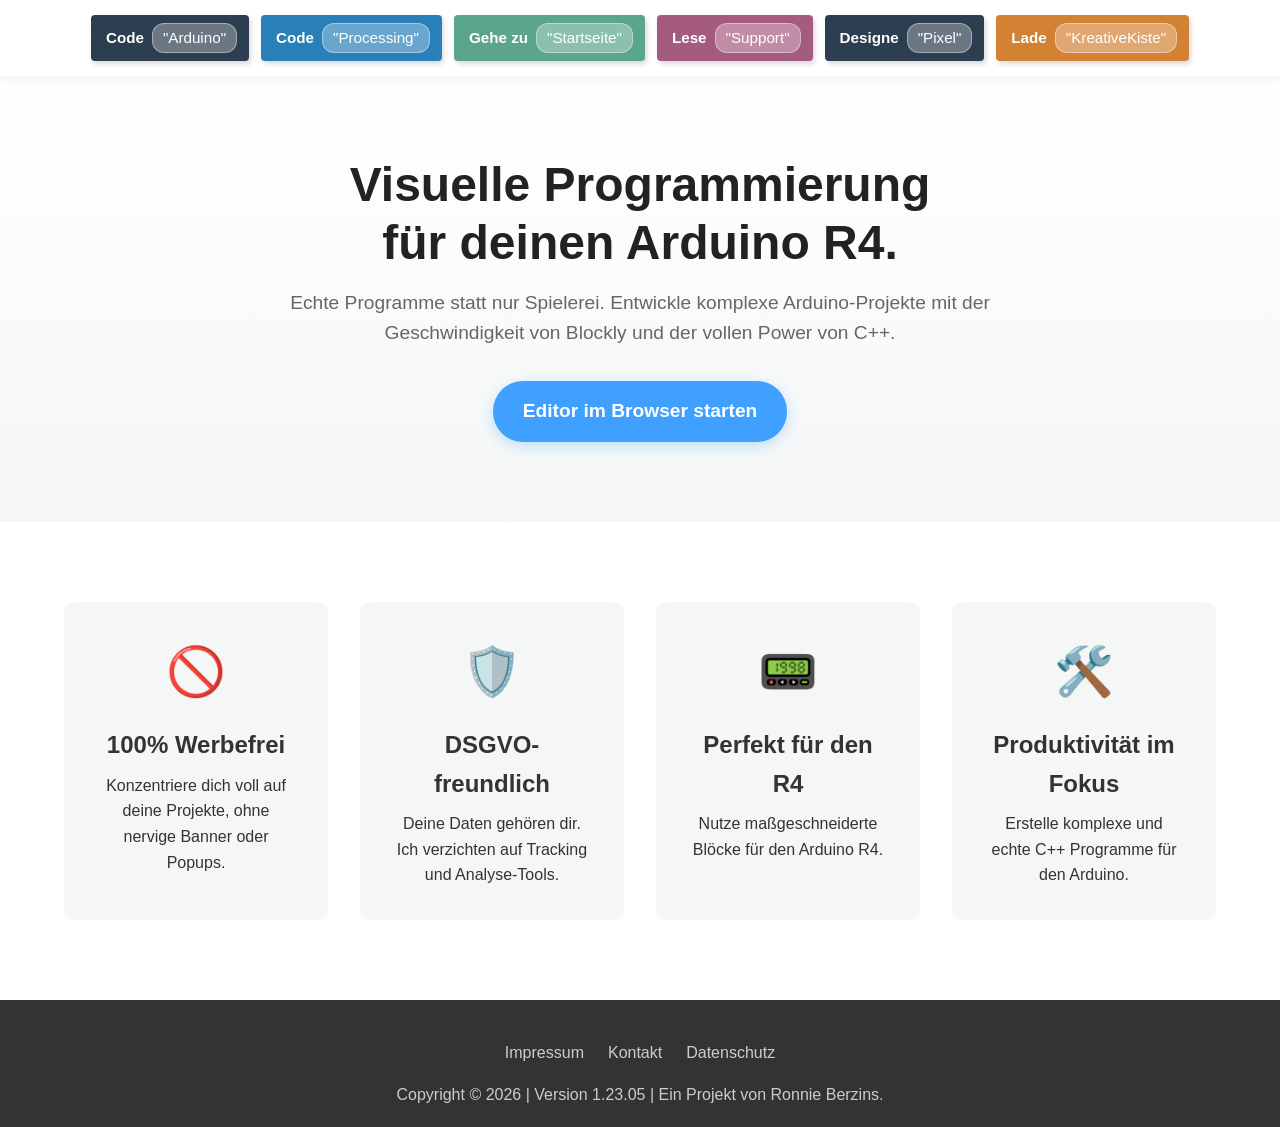
<file: index.html>
<!DOCTYPE html>
<html lang="de">
<head>
  <meta charset="UTF-8">
  <meta name="viewport" content="width=device-width, initial-scale=1.0">
  
  <title>LogicKiste – Visuelle Programmierung für Arduino R4 (ArduBlock Alternative)</title>
  <meta name="description" content="Professionelle grafische Programmierung für den Arduino R4. Die moderne ArduBlock Alternative: Entwickle echten C++ Code visuell, werbefrei und direkt im Browser.">
  
  <meta name="keywords" content="Arduino, R4, Blockly, ArduBlock, Programmieren, C++, Maker, ArduBlock Alternative für R4, Arduino Profi grafische Programmierung, Visuelle Programmierung für Arduino, Code Generator im Browser, DSGVO freundlicher Blockly Editor">
  
  <meta name="author" content="Ronnie Berzins">
  <meta name="robots" content="index, follow">

  <meta property="og:type" content="website">
  <meta property="og:url" content="https://logickiste.de/">
  <meta property="og:title" content="LogicKiste – Profi grafische Programmierung für Arduino">
  <meta property="og:description" content="Echte Programme statt Spielerei. Die moderne ArduBlock Alternative für deinen Arduino R4 WiFi.">
  <meta property="og:image" content="https://logickiste.de/favicon.ico">

  <link rel="icon" type="image/x-icon" href="favicon.ico">
  <link rel="stylesheet" href="./style.css">
</head>

<body>
  <div class="mobile-warning">
    ⚠️ Für das beste Erlebnis beim Coden wechsle bitte zu einem Desktop-PC oder Tablet.
  </div>

 <header>
    <nav>
      <ul class="block-menu">
        <li>
          <a href="./app/index.html" class="menu-block block-dark">
            Code <span class="value-field">"Arduino"</span>
          </a>
        </li>
        
        <li>
          <a href="./processing/index.html" class="menu-block" style="background-color: #2980b9; color: #1e1e1e; font-weight: bold;">
            Code <span class="value-field">"Processing"</span>
          </a>
        </li>
        
        <li>
          <a href="./index.html" class="menu-block block-green">
            Gehe zu <span class="value-field">"Startseite"</span>
          </a>
        </li>
        <li>
        <a href="./support.html" class="menu-block block-purple">
          Lese <span class="value-field">"Support"</span>
        </a>
        </li>
        <li>
          <a href="./pixel/index.html" class="menu-block block-dark">
            Designe <span class="value-field">"Pixel"</span>
          </a>
        </li>
        <li>
          <a href="https://kreativekiste.de" target="_blank" class="menu-block block-orange">
            Lade <span class="value-field">"KreativeKiste"</span>
          </a>
        </li>
      </ul>
    </nav>
  </header>

  <main>
    <section class="hero">
      <h1>Visuelle Programmierung<br>für deinen Arduino R4.</h1>
      <p>Echte Programme statt nur Spielerei. Entwickle komplexe Arduino-Projekte mit der Geschwindigkeit von Blockly und der vollen Power von C++.</p>
      
      <a href="./app/index.html" class="cta-button">Editor im Browser starten</a>
    </section>
	
	 <section id="features" class="features">
      
      <div class="feature-grid">
        
        <div class="feature-card">
          <div class="feature-icon" style="color: var(--color-logik)">🚫</div>
          <h2>100% Werbefrei</h2>
          <p>Konzentriere dich voll auf deine Projekte, ohne nervige Banner oder Popups.</p>
        </div>
        
        <div class="feature-card">
          <div class="feature-icon" style="color: var(--color-zeit)">🛡️</div>
          <h2>DSGVO-freundlich</h2>
          <p>Deine Daten gehören dir. Ich verzichten auf Tracking und Analyse-Tools.</p>
        </div>
        
        <div class="feature-card">
          <div class="feature-icon" style="color: var(--color-mathe)">📟</div>
          <h2>Perfekt für den R4</h2>
          <p>Nutze maßgeschneiderte Blöcke für den Arduino R4.</p>
        </div>
        
        <div class="feature-card">
          <div class="feature-icon" style="color: #4CAF50">🛠️</div>
          <h2>Produktivität im Fokus</h2>
          <p>Erstelle komplexe und echte C++ Programme für den Arduino.</p>
        </div>

      </div>
    </section>
  </main>

  <footer>
    <div class="footer-links">
      <a href="./impressum.html">Impressum</a>
	  <a href="./kontakt.html">Kontakt</a>
      <a href="./datenschutz.html">Datenschutz</a>
    </div>
    <p>Copyright © 2026 | Version 1.23.05 | Ein Projekt von Ronnie Berzins.</p>
  </footer>

</body>
</html>
</file>
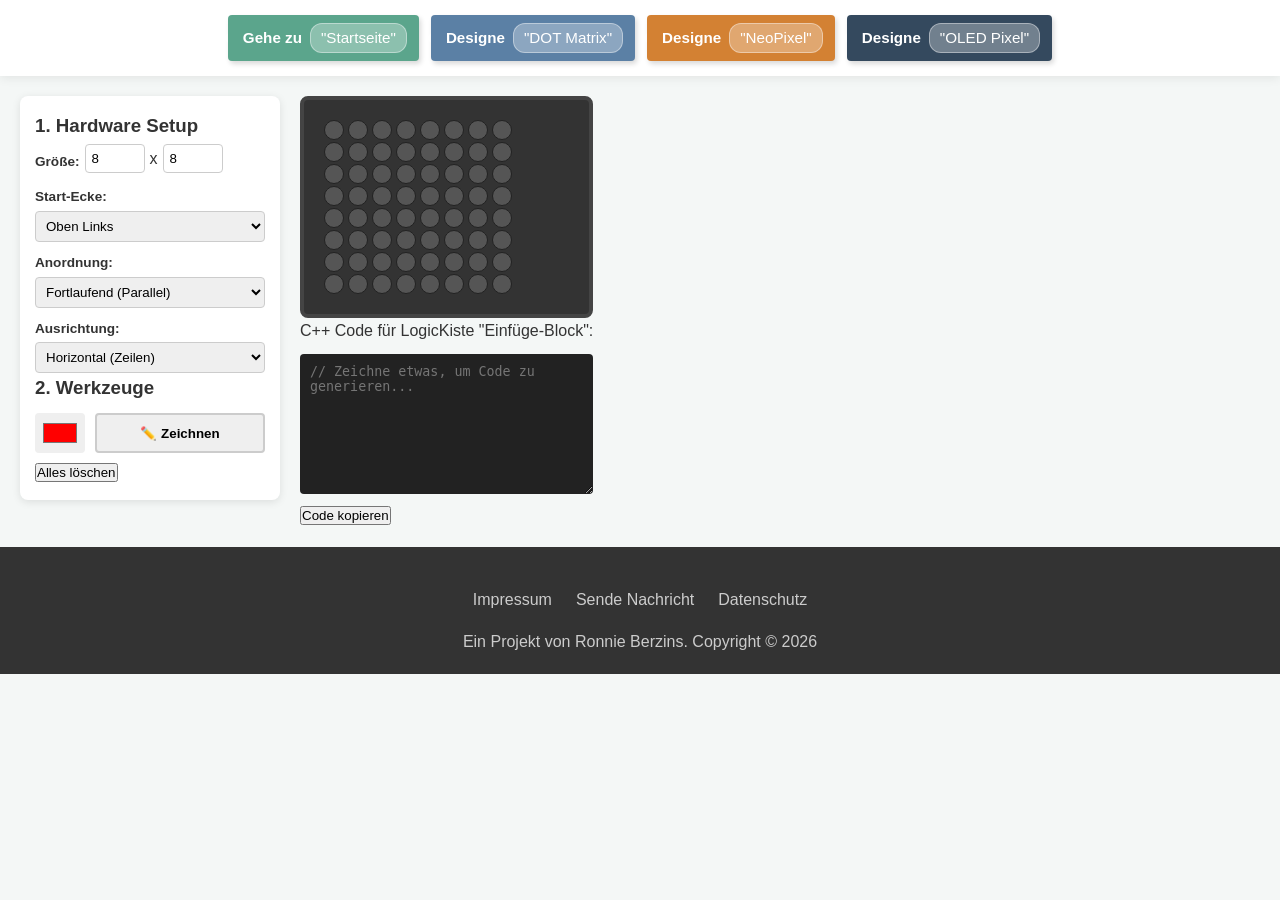
<file: neo/index.html>
<!DOCTYPE html>
<html lang="de">
<head>
    <meta charset="UTF-8">
    <meta name="viewport" content="width=device-width, initial-scale=1.0">
    <title>NeoPixel Designer | LogicKiste</title>
    <link rel="stylesheet" href="../style.css">
    <link rel="stylesheet" href="./neo.css">
</head>
<body>

<header>
    <nav>
        <ul class="block-menu">
            <li>
                <a href="../index.html" class="menu-block block-green">
                    Gehe zu <span class="value-field">"Startseite"</span>
                </a>
            </li>
            <li>
                <a href="../pixel/index.html" class="menu-block block-blue">
                    Designe <span class="value-field">"DOT Matrix"</span>
                </a>
            </li>
            <li>
                <a href="#" class="menu-block block-orange">
                    Designe <span class="value-field">"NeoPixel"</span>
                </a>
            </li>
            <li>
                <a href="../oled/oled.html" class="menu-block block-oled">
                    Designe <span class="value-field">"OLED Pixel"</span>
                </a>
            </li>
        </ul>
    </nav>
</header>

<div class="main-container">
    <aside class="controls">
        <div class="control-group">
            <h3>1. Hardware Setup</h3>
            <div class="input-row">
                <label>Größe:</label>
                <input type="number" id="gridW" value="8" min="1" max="32"> x 
                <input type="number" id="gridH" value="8" min="1" max="32">
            </div>
            
            <label>Start-Ecke:</label>
            <select id="startCorner">
                <option value="TL">Oben Links</option>
                <option value="TR">Oben Rechts</option>
                <option value="BL">Unten Links</option>
                <option value="BR">Unten Rechts</option>
            </select>

            <label>Anordnung:</label>
            <select id="wiring">
                <option value="parallel">Fortlaufend (Parallel)</option>
                <option value="zigzag">Zick-Zack (Snake)</option>
            </select>

            <label>Ausrichtung:</label>
            <select id="orientation">
                <option value="horizontal">Horizontal (Zeilen)</option>
                <option value="vertical">Vertikal (Spalten)</option>
            </select>
        </div>

        <div class="control-group">
            <h3>2. Werkzeuge</h3>
            <div class="color-tools">
                <input type="color" id="colorPicker" value="#ff0000">
                <button id="btnEraser" class="btn-tool" onclick="toggleEraser()">✏️ Zeichnen</button>
            </div>
            <button class="btn-clear" onclick="clearGrid()" style="margin-top: 10px;">Alles löschen</button>
        </div>
    </aside>

    <main class="editor-area">
        <div class="grid-scroll-container">
            <div id="pixel-grid" class="pixel-grid">
                </div>
        </div>

        <div class="output-area">
            <label>C++ Code für LogicKiste "Einfüge-Block":</label>
            <div class="copy-wrapper">
                <textarea id="output-string" readonly rows="8" placeholder="// Zeichne etwas, um Code zu generieren..."></textarea>
                <button class="btn" onclick="copyToClipboard()">Code kopieren</button>
            </div>
        </div>
    </main>
</div>

<footer>
    <div class="footer-links">
        <a href="../impressum.html">Impressum</a>
        <a href="../kontakt.html">Sende Nachricht</a>
        <a href="../datenschutz.html">Datenschutz</a>
    </div>
    <p>Ein Projekt von Ronnie Berzins. Copyright &copy; 2026</p>
</footer>

<script src="script.js"></script>
</body>
</html>
</file>
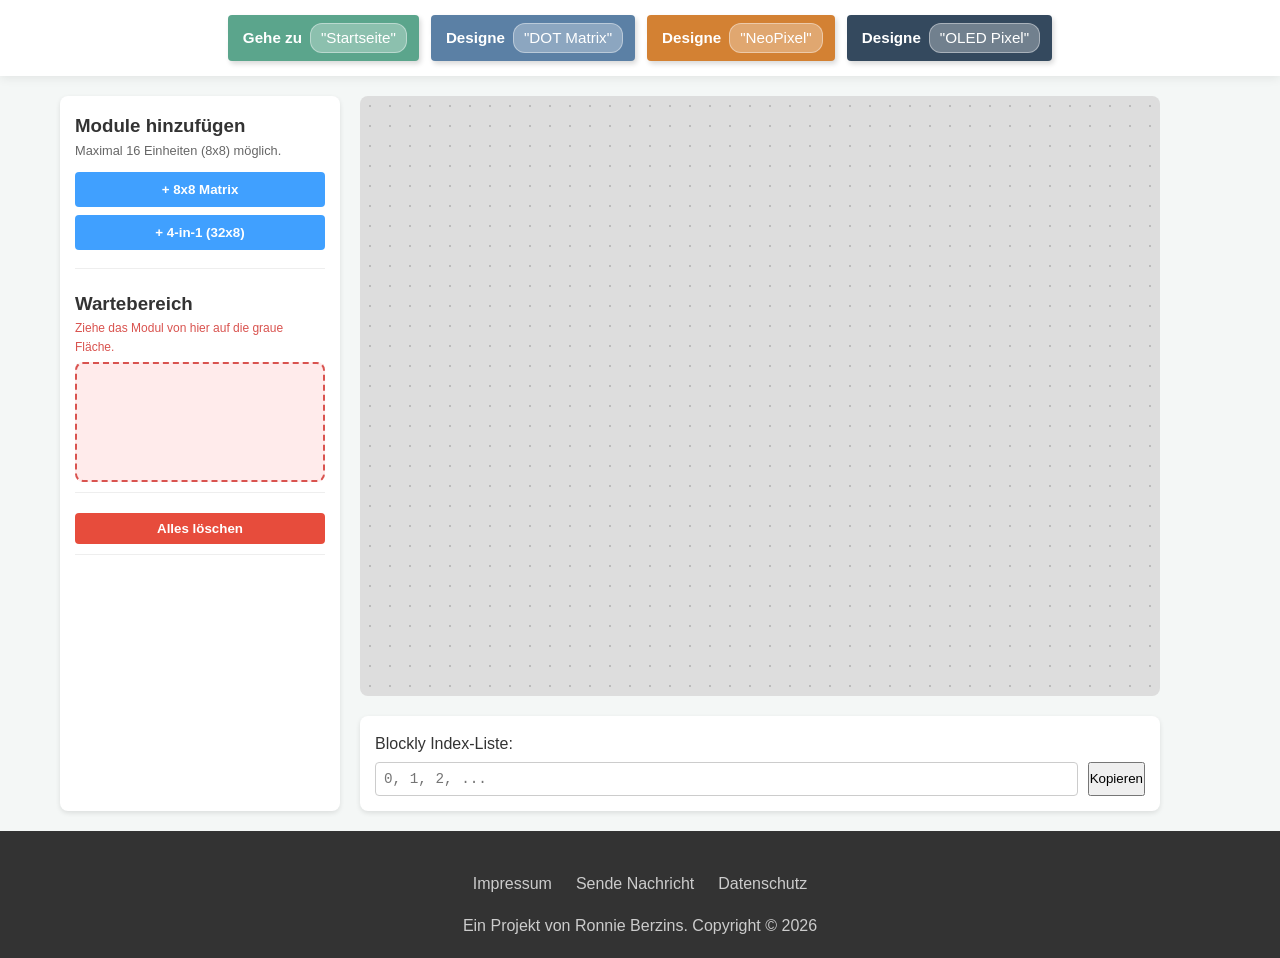
<file: pixel/index.html>
<!DOCTYPE html>
<html lang="de">
<head>
    <meta charset="UTF-8">
    <meta name="viewport" content="width=device-width, initial-scale=1.0">
    <title>DOT Matrix Designer | LogicKiste</title>
    <link rel="stylesheet" href="../style.css">
    <link rel="stylesheet" href="./pixel.css">
</head>
<body>

<header>
    <nav>
        <ul class="block-menu">
            <li>
                <a href="../index.html" class="menu-block block-green">
                    Gehe zu <span class="value-field">"Startseite"</span>
                </a>
            </li>
            <li>
                <a href="#" class="menu-block block-blue">
                    Designe <span class="value-field">"DOT Matrix"</span>
                </a>
            </li>
            <li>
                <a href="../neo/index.html" class="menu-block block-orange">
                    Designe <span class="value-field">"NeoPixel"</span>
                </a>
            </li>
            <li>
                <a href="../oled/oled.html" class="menu-block block-oled">
                    Designe <span class="value-field">"OLED Pixel"</span>
                </a>
            </li>
        </ul>
    </nav>
</header>

<div class="main-container">
    <aside class="controls">
        <div class="control-group">
            <h3>Module hinzufügen</h3>
            <p style="font-size: 0.8em; color: #666; margin-bottom: 10px;">Maximal 16 Einheiten (8x8) möglich.</p>
            <button id="btnAddSingle" class="btn-add" onclick="spawnModule('8x8')">+ 8x8 Matrix</button>
            <button id="btnAddQuad" class="btn-add" onclick="spawnModule('32x8')">+ 4-in-1 (32x8)</button>
        </div>

        <div class="control-group">
            <h3>Wartebereich</h3>
            <p style="font-size: 0.75em; color: #d9534f; margin-bottom: 5px;">Ziehe das Modul von hier auf die graue Fläche.</p>
            <div id="spawn-area" class="spawn-container">
                </div>
        </div>

        <div class="control-group">
            <button class="btn-clear" onclick="clearCanvas()">Alles löschen</button>
        </div>
    </aside>

    <main class="editor-area">
        <div class="canvas-wrapper">
            <div id="canvas" class="pixel-canvas">
                </div>
        </div>

        <div class="output-area">
            <label>Blockly Index-Liste:</label>
            <div class="copy-wrapper">
                <input type="text" id="output-string" readonly placeholder="0, 1, 2, ...">
                <button class="btn" onclick="copyToClipboard()">Kopieren</button>
            </div>
        </div>
    </main>
</div>

<footer>
    <div class="footer-links">
        <a href="../impressum.html">Impressum</a>
        <a href="../kontakt.html">Sende Nachricht</a>
        <a href="../datenschutz.html">Datenschutz</a>
    </div>
    <p>Ein Projekt von Ronnie Berzins. Copyright &copy; 2026</p>
</footer>

<script src="script.js"></script>
</body>
</html>
</file>
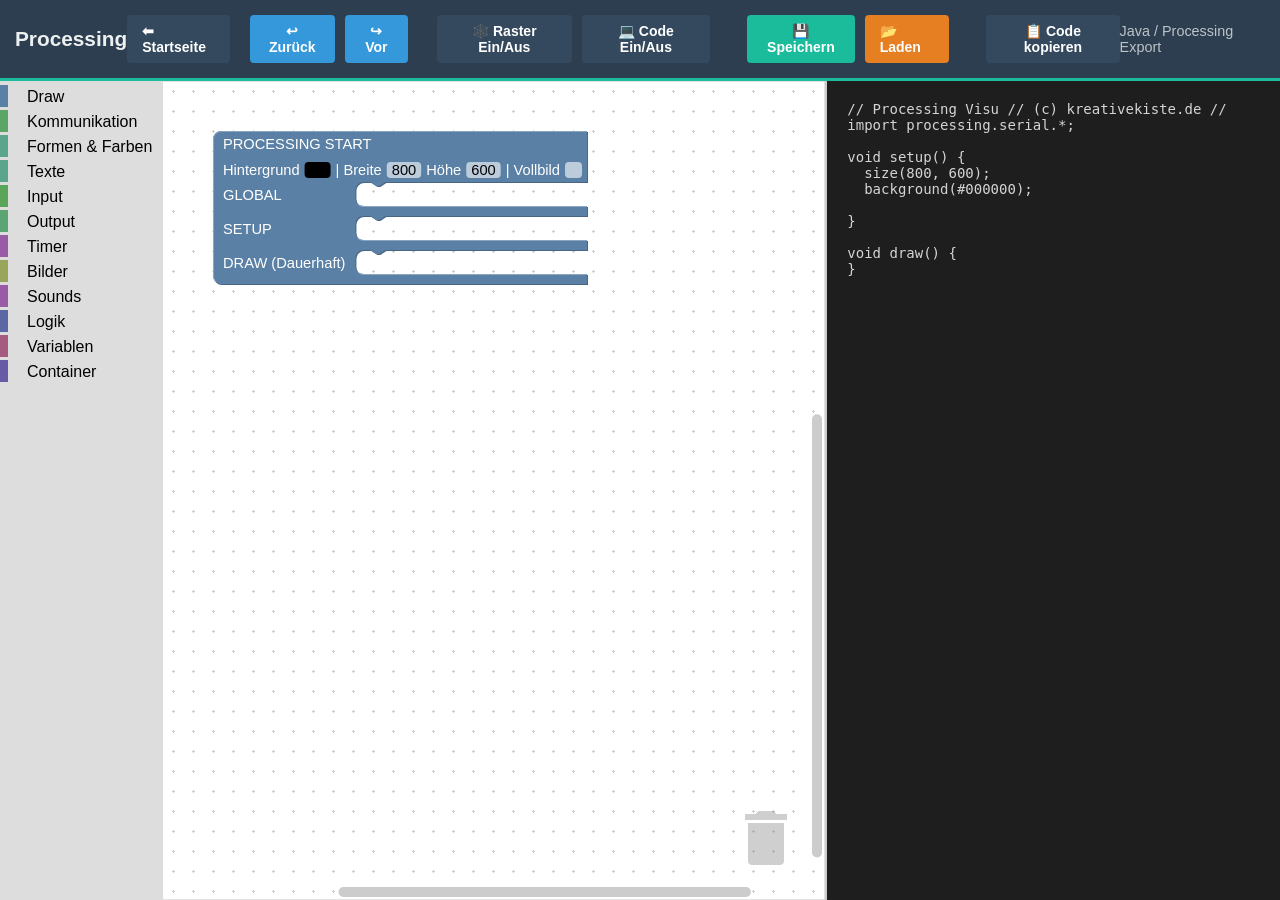
<file: processing/index.html>
<!DOCTYPE html>
<html lang="de">
<head>
    <meta charset="UTF-8">
    <title>LogicKiste - Processing</title>
    
    <script src="./js/blockly_compressed.js"></script>
    <script src="./js/javascript_compressed.js"></script>
    <script src="./js/de.js"></script>
    
    <link rel="stylesheet" href="./css/style.css">
</head>
<body>

<header>
    <div class="title">Processing</div>
    
    <a href="../index.html" class="btn btn-ui" style="text-decoration: none; margin-right: 20px;">
    ⬅ Startseite
    </a>
    
    <div class="header-controls">
        <button class="btn btn-action" onclick="workspace.undo(false)" title="Rückgängig">↩ Zurück</button>
        <button class="btn btn-action" onclick="workspace.undo(true)" title="Wiederherstellen">↪ Vor</button>
        <div style="width: 10px;"></div> 

        <button class="btn btn-ui" onclick="toggleGrid()">🕸️ Raster Ein/Aus</button>
        <button class="btn btn-ui" onclick="toggleCode()">💻 Code Ein/Aus</button>
        <div style="width: 20px;"></div> 
        
        <button class="btn" onclick="saveWorkspace()">💾 Speichern</button>
        <label class="btn btn-load" for="fileInput">📂 Laden</label>
        <input type="file" id="fileInput" style="display: none;" accept=".json" onchange="loadWorkspace(event)">
        <div style="width: 20px;"></div>

        <button class="btn btn-ui" id="copyBtn" onclick="copyGeneratedCode()">📋 Code kopieren</button>
    </div>

    <div style="font-size: 0.9em; color: #bdc3c7;" id="codeHeader">Java / Processing Export</div>
</header>

<div id="main">
    <div id="blocklyDiv"></div>
    <div id="codeExport">// Lade Blöcke...</div>
</div>



<script src="./js/blockly_compressed.js"></script>
<script src="./js/blocks_compressed.js"></script> 
<script src="./js/javascript_compressed.js"></script>
<script src="./js/de.js"></script>
<script src="./js/processing_core.js"></script>
<script src="./js/processing_blocks.js"></script>
<script src="./js/processing_input.js"></script>
<script src="./js/processing_output.js"></script>
<script src="./js/processing_logic_math.js"></script>
<script src="./js/serial_com.js"></script>
<script src="./js/processing_app.js"></script>
<script src="./js/processing_container.js"></script>
<script src="./js/processing_pictures.js"></script>
<script src="./js/processing_sound.js"></script>
<script src="./js/processing_synth.js"></script>
<script src="./js/processing_timer.js"></script>
</body>
</html>
</file>
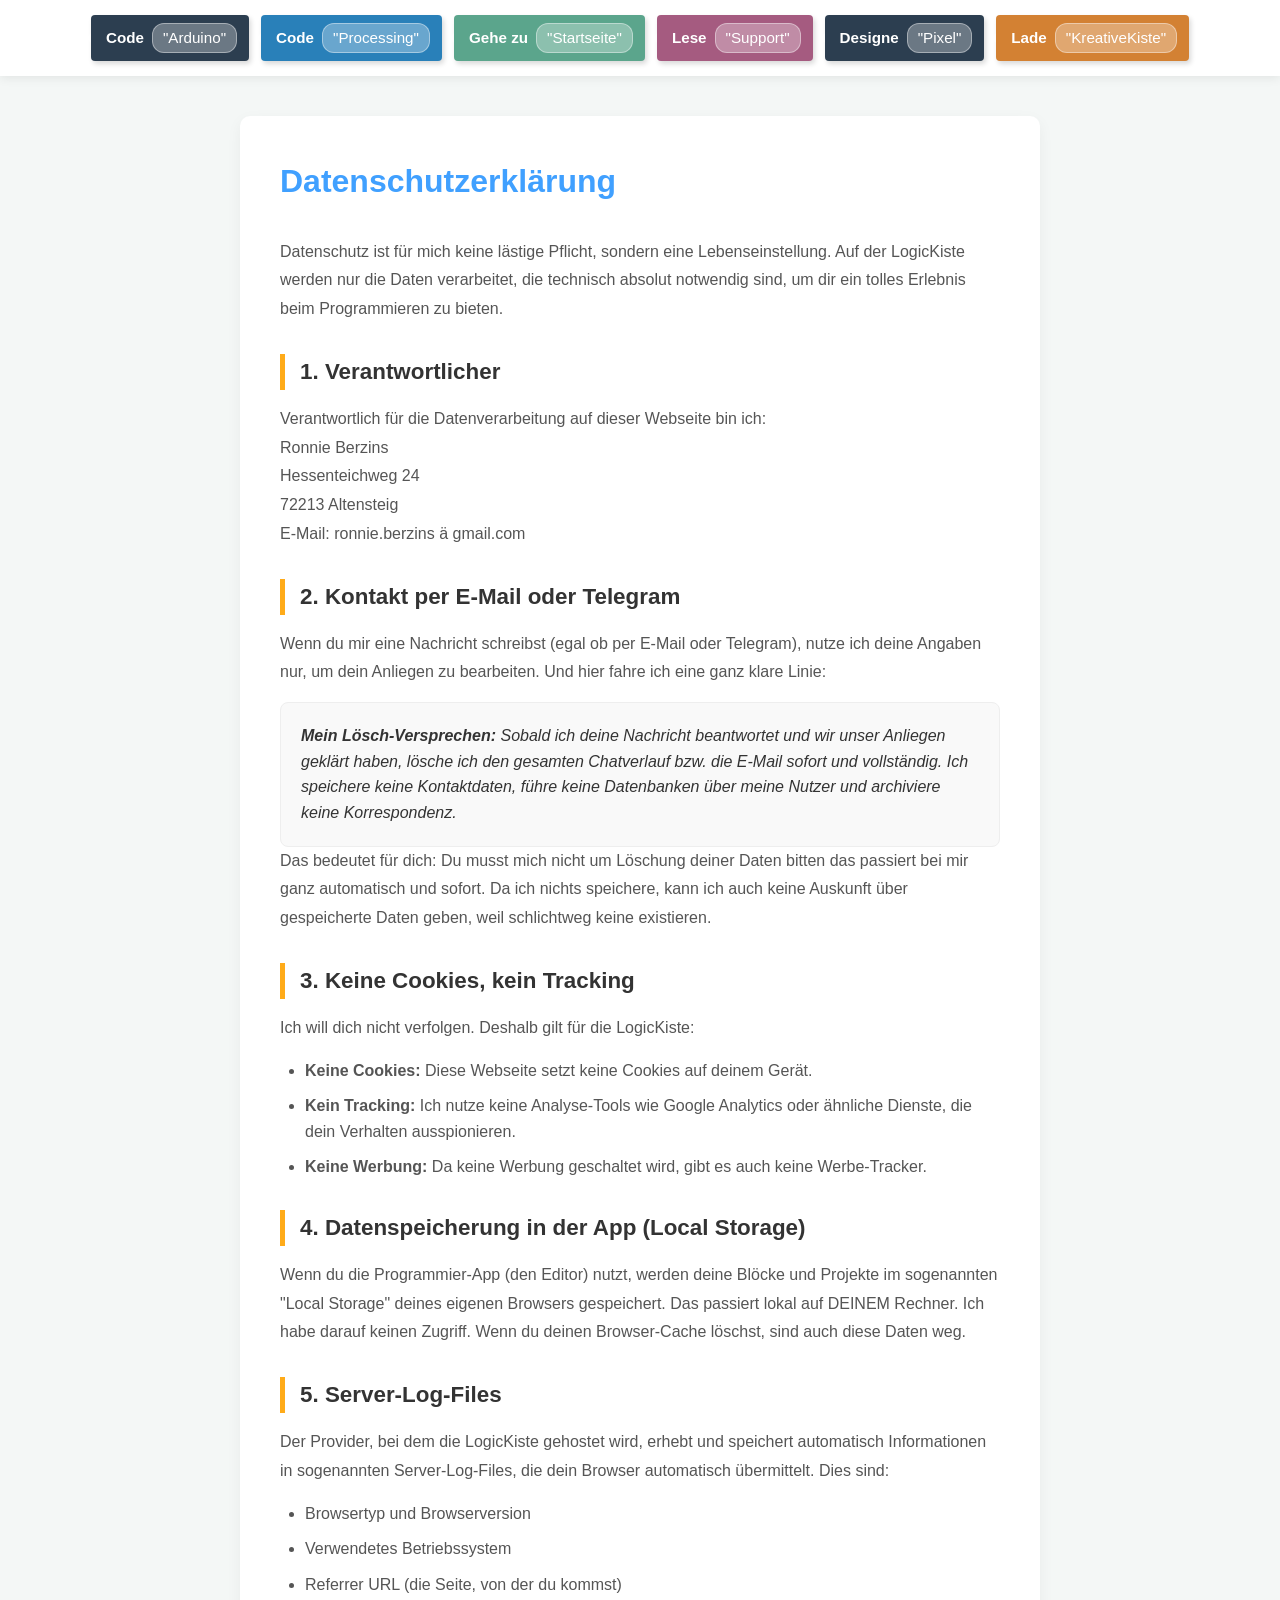
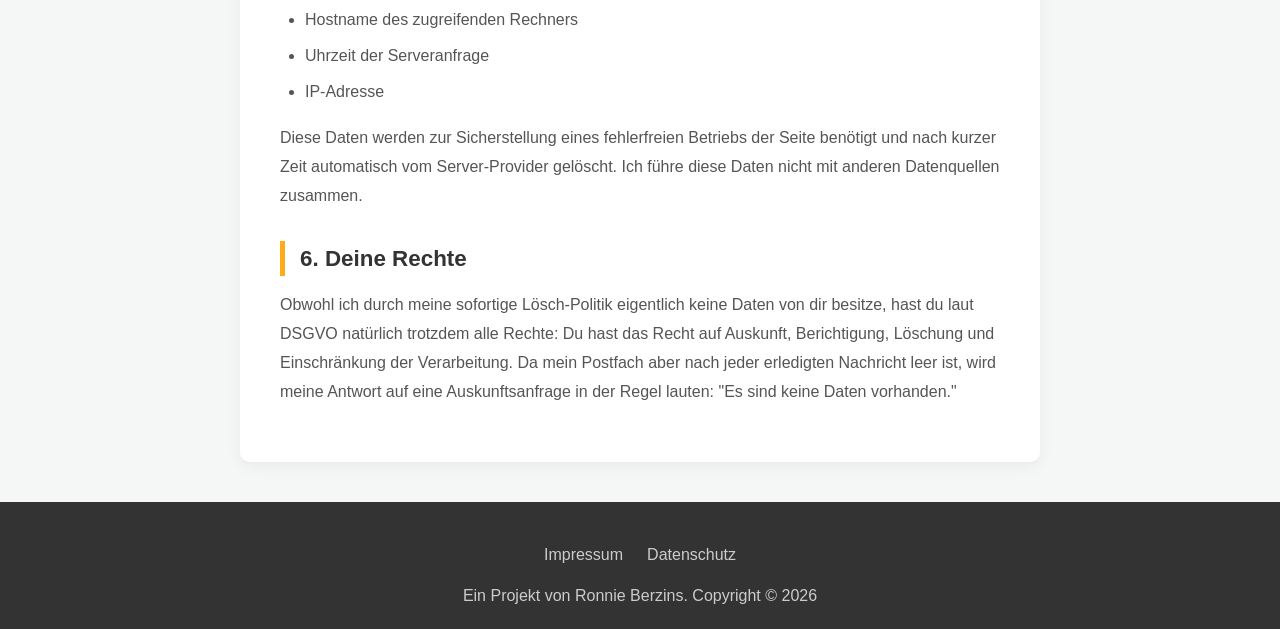
<file: datenschutz.html>
<!DOCTYPE html>
<html lang="de">
<head>
  <meta charset="UTF-8">
  <meta name="viewport" content="width=device-width, initial-scale=1.0">
  <title>Datenschutz – LogicKiste</title>
  
  <link rel="stylesheet" href="style.css">

  <style>
    /* Styling für die Rechtstexte */
    .legal-content {
      max-width: 800px;
      margin: 40px auto;
      padding: 40px;
      background-color: #fff;
      border-radius: 10px;
      box-shadow: 0 5px 15px rgba(0,0,0,0.05);
    }
    .legal-content h1 {
      margin-bottom: 30px;
      color: var(--color-mathe);
    }
    .legal-content h2 {
      margin-top: 30px;
      margin-bottom: 15px;
      font-size: 1.4rem;
      color: #333;
      border-left: 5px solid var(--color-logik);
      padding-left: 15px;
    }
    .legal-content p {
      margin-bottom: 15px;
      color: #555;
      line-height: 1.8;
    }
    .legal-content ul {
      margin-left: 25px;
      margin-bottom: 20px;
    }
    .legal-content li {
      margin-bottom: 10px;
      color: #555;
    }
    .highlight-box {
      background-color: #f9f9f9;
      border: 1px solid #eee;
      padding: 20px;
      border-radius: 8px;
      font-style: italic;
    }
  </style>
</head>

<body>
  <header>
    <nav>
      <ul class="block-menu">
        <li>
          <a href="./app/index.html" class="menu-block block-dark">
            Code <span class="value-field">"Arduino"</span>
          </a>
        </li>
        
        <li>
          <a href="./processing/index.html" class="menu-block" style="background-color: #2980b9; color: #1e1e1e; font-weight: bold;">
            Code <span class="value-field">"Processing"</span>
          </a>
        </li>
        
        <li>
          <a href="./index.html" class="menu-block block-green">
            Gehe zu <span class="value-field">"Startseite"</span>
          </a>
        </li>
        <li>
        <a href="./support.html" class="menu-block block-purple">
          Lese <span class="value-field">"Support"</span>
        </a>
        </li>
        <li>
          <a href="./pixel/index.html" class="menu-block block-dark">
            Designe <span class="value-field">"Pixel"</span>
          </a>
        </li>
        <li>
          <a href="https://kreativekiste.de" target="_blank" class="menu-block block-orange">
            Lade <span class="value-field">"KreativeKiste"</span>
          </a>
        </li>
      </ul>
    </nav>
  </header>


  <main class="legal-content">
    <h1>Datenschutzerklärung</h1>
    <p>
      Datenschutz ist für mich keine lästige Pflicht, sondern eine Lebenseinstellung. Auf der LogicKiste werden nur die Daten verarbeitet, die technisch absolut notwendig sind, um dir ein tolles Erlebnis beim Programmieren zu bieten.
    </p>

    <h2>1. Verantwortlicher</h2>
    <p>
      Verantwortlich für die Datenverarbeitung auf dieser Webseite bin ich:<br>
      Ronnie Berzins<br>
      Hessenteichweg 24<br>
      72213 Altensteig<br>
      E-Mail: ronnie.berzins ä gmail.com
    </p>

    <h2>2. Kontakt per E-Mail oder Telegram</h2>
    <p>
      Wenn du mir eine Nachricht schreibst (egal ob per E-Mail oder Telegram), nutze ich deine Angaben nur, um dein Anliegen zu bearbeiten. Und hier fahre ich eine ganz klare Linie:
    </p>
    <div class="highlight-box">
      <strong>Mein Lösch-Versprechen:</strong> Sobald ich deine Nachricht beantwortet und wir unser Anliegen geklärt haben, lösche ich den gesamten Chatverlauf bzw. die E-Mail sofort und vollständig. Ich speichere keine Kontaktdaten, führe keine Datenbanken über meine Nutzer und archiviere keine Korrespondenz.
    </div>
    <p>
      Das bedeutet für dich: Du musst mich nicht um Löschung deiner Daten bitten das passiert bei mir ganz automatisch und sofort. Da ich nichts speichere, kann ich auch keine Auskunft über gespeicherte Daten geben, weil schlichtweg keine existieren.
    </p>

    <h2>3. Keine Cookies, kein Tracking</h2>
    <p>
      Ich will dich nicht verfolgen. Deshalb gilt für die LogicKiste:
    </p>
    <ul>
      <li><strong>Keine Cookies:</strong> Diese Webseite setzt keine Cookies auf deinem Gerät.</li>
      <li><strong>Kein Tracking:</strong> Ich nutze keine Analyse-Tools wie Google Analytics oder ähnliche Dienste, die dein Verhalten ausspionieren.</li>
      <li><strong>Keine Werbung:</strong> Da keine Werbung geschaltet wird, gibt es auch keine Werbe-Tracker.</li>
    </ul>

    <h2>4. Datenspeicherung in der App (Local Storage)</h2>
    <p>
      Wenn du die Programmier-App (den Editor) nutzt, werden deine Blöcke und Projekte im sogenannten "Local Storage" deines eigenen Browsers gespeichert. Das passiert lokal auf DEINEM Rechner. Ich habe darauf keinen Zugriff. Wenn du deinen Browser-Cache löschst, sind auch diese Daten weg.
    </p>

    <h2>5. Server-Log-Files</h2>
    <p>
      Der Provider, bei dem die LogicKiste gehostet wird, erhebt und speichert automatisch Informationen in sogenannten Server-Log-Files, die dein Browser automatisch übermittelt. Dies sind:
    </p>
    <ul>
      <li>Browsertyp und Browserversion</li>
      <li>Verwendetes Betriebssystem</li>
      <li>Referrer URL (die Seite, von der du kommst)</li>
      <li>Hostname des zugreifenden Rechners</li>
      <li>Uhrzeit der Serveranfrage</li>
      <li>IP-Adresse</li>
    </ul>
    <p>
      Diese Daten werden zur Sicherstellung eines fehlerfreien Betriebs der Seite benötigt und nach kurzer Zeit automatisch vom Server-Provider gelöscht. Ich führe diese Daten nicht mit anderen Datenquellen zusammen.
    </p>

    <h2>6. Deine Rechte</h2>
    <p>
      Obwohl ich durch meine sofortige Lösch-Politik eigentlich keine Daten von dir besitze, hast du laut DSGVO natürlich trotzdem alle Rechte: Du hast das Recht auf Auskunft, Berichtigung, Löschung und Einschränkung der Verarbeitung. Da mein Postfach aber nach jeder erledigten Nachricht leer ist, wird meine Antwort auf eine Auskunftsanfrage in der Regel lauten: "Es sind keine Daten vorhanden."
    </p>
  </main>

  <footer>
    <div class="footer-links">
      <a href="impressum.html">Impressum</a>
      <a href="datenschutz.html">Datenschutz</a>
    </div>
    <p>Ein Projekt von Ronnie Berzins. Copyright &copy; 2026</p>
  </footer>

</body>
</html>
</file>
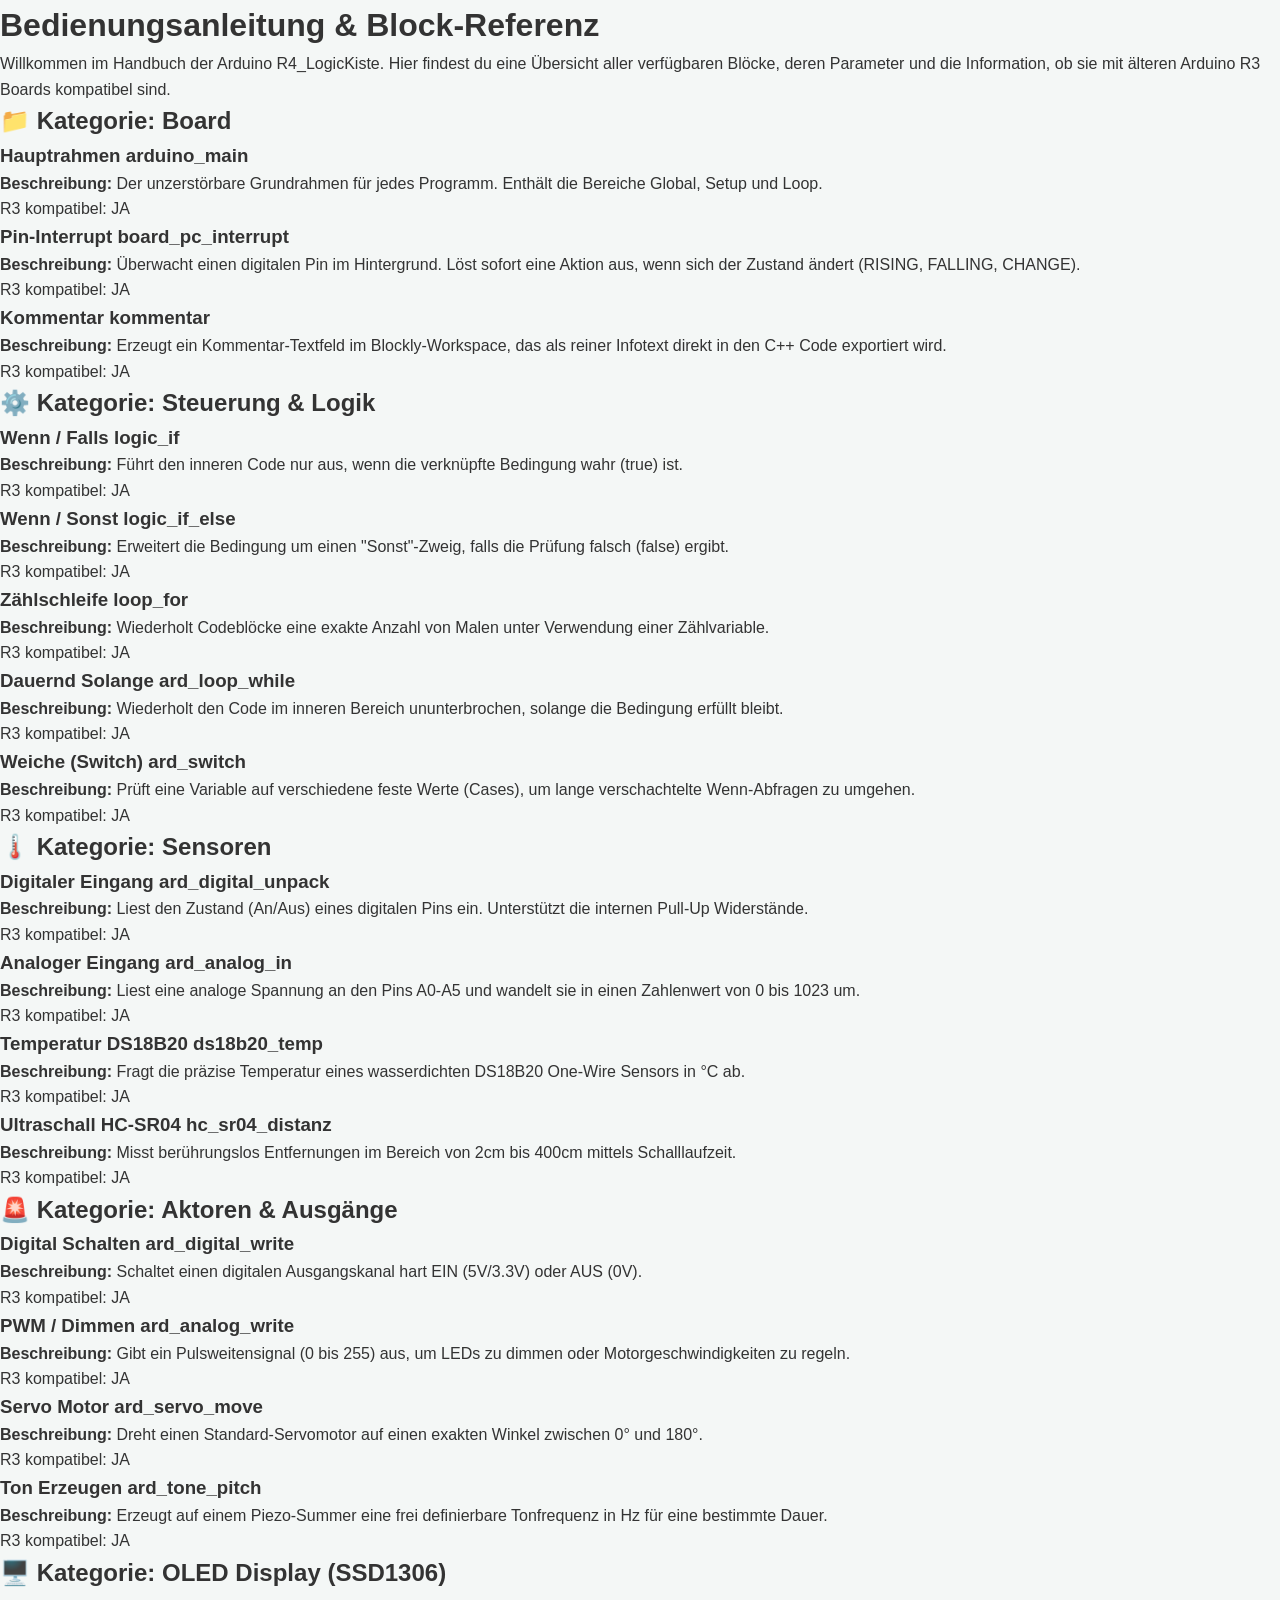
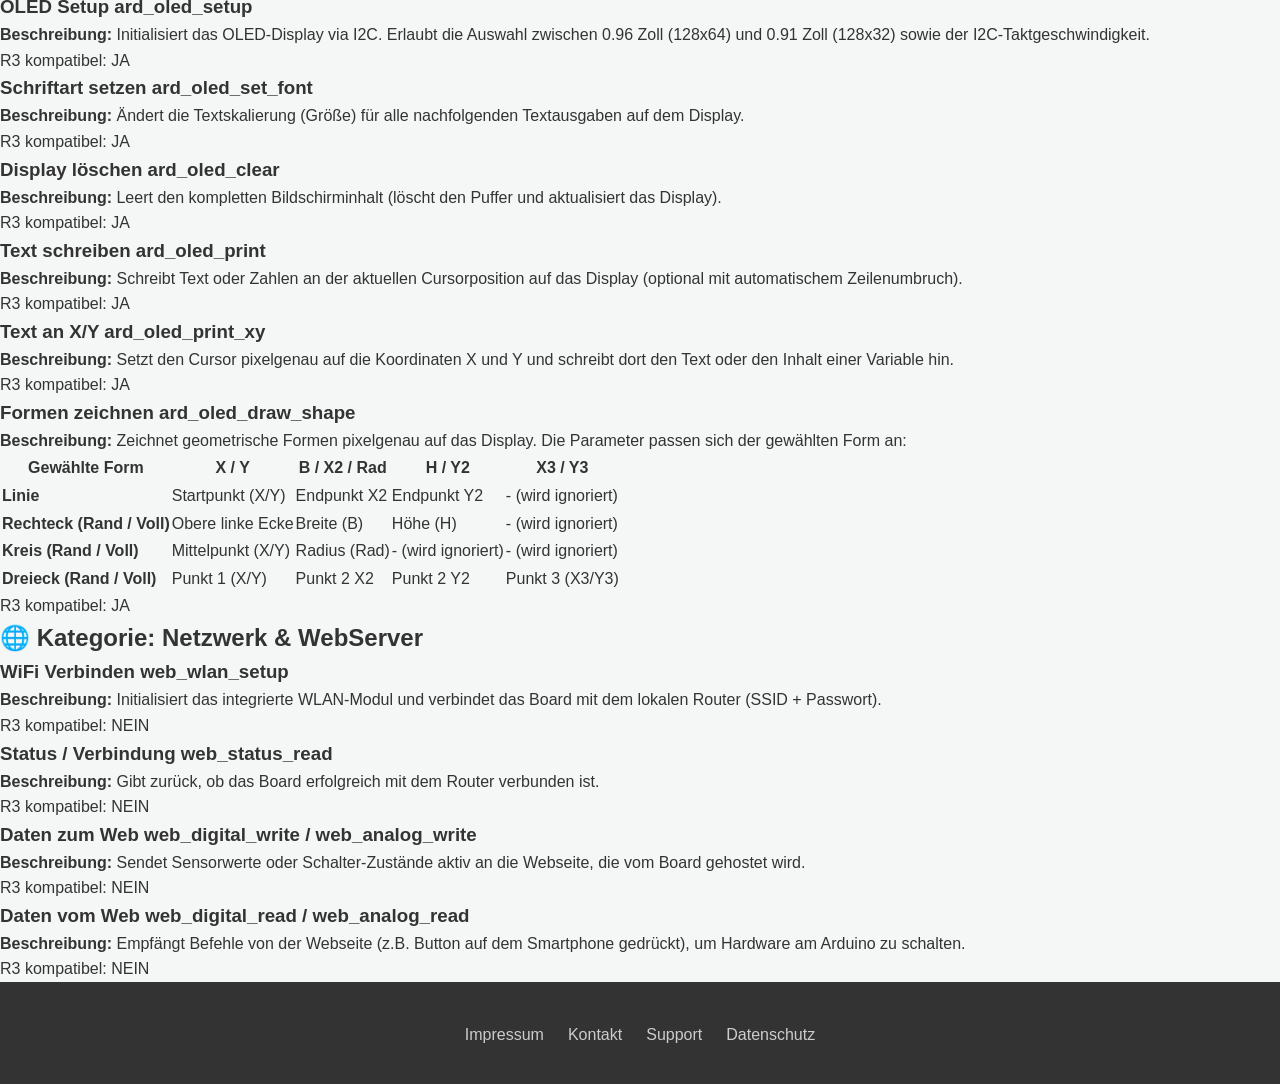
<file: handbuch.html>
<!DOCTYPE html>
<html lang="de">
<head>
  <meta charset="UTF-8">
  <meta name="viewport" content="width=device-width, initial-scale=1.0">
  <title>Handbuch – LogicKiste</title>
  
  <link rel="stylesheet" href="./style.css">

  <style>\r
    .doc-container {\r
      max-width: 1200px;\r
      margin: 40px auto;\r
      padding: 40px;\r
      background-color: #fff;\r
      border-radius: 10px;\r
      box-shadow: 0 5px 15px rgba(0,0,0,0.05);\r
      line-height: 1.6;\r
      color: #333;\r
    }\r
\r
    #content h1 {\r
      color: var(--color-mathe);\r
      font-size: 2.4rem;\r
      border-bottom: 3px solid var(--color-mathe);\r
      padding-bottom: 10px;\r
      margin-bottom: 30px;\r
    }\r
\r
    #content h2 {\r
      color: white;\r
      font-size: 1.6rem;\r
      margin-top: 50px;\r
      margin-bottom: 20px;\r
      padding: 10px 15px;\r
      border-radius: 5px;\r
      text-shadow: 1px 1px 2px rgba(0,0,0,0.2);\r
    }\r
\r
    .grid-container {\r
      display: grid;\r
      grid-template-columns: repeat(auto-fill, minmax(340px, 1fr));\r
      gap: 20px;\r
      margin-bottom: 40px;\r
    }\r
\r
    .block-card {\r
      background: #fdfdfd;\r
      border: 1px solid #eef0f2;\r
      border-left: 5px solid #ccc;\r
      border-radius: 6px;\r
      padding: 20px;\r
      box-shadow: 0 2px 5px rgba(0,0,0,0.02);\r
      transition: transform 0.2s, box-shadow 0.2s;\r
      display: flex;\r
      flex-direction: column;\r
      justify-content: space-between;\r
    }\r
\r
    .block-card:hover {\r
      transform: translateY(-2px);\r
      box-shadow: 0 5px 15px rgba(0,0,0,0.08);\r
    }\r
\r
    .block-card h3 {\r
      margin-top: 0;\r
      margin-bottom: 12px;\r
      font-size: 1.2rem;\r
      color: #222;\r
      border-bottom: 1px solid #f1f3f5;\r
      padding-bottom: 6px;\r
    }\r
\r
    .block-card h3 code {\r
      background: #f1f3f5;\r
      padding: 2px 6px;\r
      border-radius: 4px;\r
      font-size: 0.9rem;\r
      color: #d63384;\r
      float: right;\r
      font-family: Consolas, Monaco, monospace;\r
    }\r
\r
    .prop-row {\r
      margin-bottom: 8px;\r
      font-size: 0.95rem;\r
    }\r
\r
    .prop-row strong {\r
      color: #555;\r
    }\r
\r
    .badge {\r
      display: inline-block;\r
      padding: 4px 8px;\r
      border-radius: 4px;\r
      font-size: 0.75rem;\r
      font-weight: bold;\r
      margin-top: 12px;\r
      align-self: flex-start;\r
    }\r
\r
    .badge-yes { background-color: #d4edda; color: #155724; }\r
    .badge-no { background-color: #f8d7da; color: #721c24; }\r
\r
    /* Themenfarben für die Kategorien */\r
    .bg-board { background-color: #337ab7; }       /* Blau */\r
    .bd-board { border-left-color: #337ab7; }\r
    \r
    .bg-steuerung { background-color: #5cb85c; }   /* Grün */\r
    .bd-steuerung { border-left-color: #5cb85c; }\r
    \r
    .bg-sensoren { background-color: #f0ad4e; }    /* Orange */\r
    .bd-sensoren { border-left-color: #f0ad4e; }\r
    \r
    .bg-aktoren { background-color: #d9534f; }     /* Rot */\r
    .bd-aktoren { border-left-color: #d9534f; }\r
\r
    .bg-wlan { background-color: #9b59b6; }        /* Lila */\r
    .bd-wlan { border-left-color: #9b59b6; }\r
\r
    .bg-oled { background-color: #16a085; }        /* Türkis */\r
    .bd-oled { border-left-color: #16a085; }\r
\r
    .table-coords {\r
      width: 100%;\r
      border-collapse: collapse;\r
      margin-top: 10px;\r
      font-size: 0.85rem;\r
    }\r
    .table-coords th, .table-coords td {\r
      border: 1px solid #dee2e6;\r
      padding: 6px;\r
      text-align: left;\r
    }\r
    .table-coords th {\r
      background-color: #f8f9fa;\r
    }\r
  </style>
</head>
<body>

  <main class="doc-container">
    <div id="content">
      <h1>Bedienungsanleitung &amp; Block-Referenz</h1>
      <p>Willkommen im Handbuch der Arduino R4_LogicKiste. Hier findest du eine Übersicht aller verfügbaren Blöcke, deren Parameter und die Information, ob sie mit älteren Arduino R3 Boards kompatibel sind.</p>

      <h2 class="bg-board">📁 Kategorie: Board</h2>
      <div class="grid-container">
        <div class="block-card bd-board">
          <h3>Hauptrahmen <code>arduino_main</code></h3>
          <div class="prop-row"><strong>Beschreibung:</strong> Der unzerstörbare Grundrahmen für jedes Programm. Enthält die Bereiche Global, Setup und Loop.</div>
          <span class="badge badge-yes">R3 kompatibel: JA</span>
        </div>

        <div class="block-card bd-board">
          <h3>Pin-Interrupt <code>board_pc_interrupt</code></h3>
          <div class="prop-row"><strong>Beschreibung:</strong> Überwacht einen digitalen Pin im Hintergrund. Löst sofort eine Aktion aus, wenn sich der Zustand ändert (RISING, FALLING, CHANGE).</div>
          <span class="badge badge-yes">R3 kompatibel: JA</span>
        </div>

        <div class="block-card bd-board">
          <h3>Kommentar <code>kommentar</code></h3>
          <div class="prop-row"><strong>Beschreibung:</strong> Erzeugt ein Kommentar-Textfeld im Blockly-Workspace, das als reiner Infotext direkt in den C++ Code exportiert wird.</div>
          <span class="badge badge-yes">R3 kompatibel: JA</span>
        </div>
      </div>


      <h2 class="bg-steuerung">⚙️ Kategorie: Steuerung &amp; Logik</h2>
      <div class="grid-container">
        <div class="block-card bd-steuerung">
          <h3>Wenn / Falls <code>logic_if</code></h3>
          <div class="prop-row"><strong>Beschreibung:</strong> Führt den inneren Code nur aus, wenn die verknüpfte Bedingung wahr (true) ist.</div>
          <span class="badge badge-yes">R3 kompatibel: JA</span>
        </div>

        <div class="block-card bd-steuerung">
          <h3>Wenn / Sonst <code>logic_if_else</code></h3>
          <div class="prop-row"><strong>Beschreibung:</strong> Erweitert die Bedingung um einen "Sonst"-Zweig, falls die Prüfung falsch (false) ergibt.</div>
          <span class="badge badge-yes">R3 kompatibel: JA</span>
        </div>

        <div class="block-card bd-steuerung">
          <h3>Zählschleife <code>loop_for</code></h3>
          <div class="prop-row"><strong>Beschreibung:</strong> Wiederholt Codeblöcke eine exakte Anzahl von Malen unter Verwendung einer Zählvariable.</div>
          <span class="badge badge-yes">R3 kompatibel: JA</span>
        </div>

        <div class="block-card bd-steuerung">
          <h3>Dauernd Solange <code>ard_loop_while</code></h3>
          <div class="prop-row"><strong>Beschreibung:</strong> Wiederholt den Code im inneren Bereich ununterbrochen, solange die Bedingung erfüllt bleibt.</div>
          <span class="badge badge-yes">R3 kompatibel: JA</span>
        </div>

        <div class="block-card bd-steuerung">
          <h3>Weiche (Switch) <code>ard_switch</code></h3>
          <div class="prop-row"><strong>Beschreibung:</strong> Prüft eine Variable auf verschiedene feste Werte (Cases), um lange verschachtelte Wenn-Abfragen zu umgehen.</div>
          <span class="badge badge-yes">R3 kompatibel: JA</span>
        </div>
      </div>


      <h2 class="bg-sensoren">🌡️ Kategorie: Sensoren</h2>
      <div class="grid-container">
        <div class="block-card bd-sensoren">
          <h3>Digitaler Eingang <code>ard_digital_unpack</code></h3>
          <div class="prop-row"><strong>Beschreibung:</strong> Liest den Zustand (An/Aus) eines digitalen Pins ein. Unterstützt die internen Pull-Up Widerstände.</div>
          <span class="badge badge-yes">R3 kompatibel: JA</span>
        </div>

        <div class="block-card bd-sensoren">
          <h3>Analoger Eingang <code>ard_analog_in</code></h3>
          <div class="prop-row"><strong>Beschreibung:</strong> Liest eine analoge Spannung an den Pins A0-A5 und wandelt sie in einen Zahlenwert von 0 bis 1023 um.</div>
          <span class="badge badge-yes">R3 kompatibel: JA</span>
        </div>

        <div class="block-card bd-sensoren">
          <h3>Temperatur DS18B20 <code>ds18b20_temp</code></h3>
          <div class="prop-row"><strong>Beschreibung:</strong> Fragt die präzise Temperatur eines wasserdichten DS18B20 One-Wire Sensors in °C ab.</div>
          <span class="badge badge-yes">R3 kompatibel: JA</span>
        </div>

        <div class="block-card bd-sensoren">
          <h3>Ultraschall HC-SR04 <code>hc_sr04_distanz</code></h3>
          <div class="prop-row"><strong>Beschreibung:</strong> Misst berührungslos Entfernungen im Bereich von 2cm bis 400cm mittels Schalllaufzeit.</div>
          <span class="badge badge-yes">R3 kompatibel: JA</span>
        </div>
      </div>


      <h2 class="bg-aktoren">🚨 Kategorie: Aktoren &amp; Ausgänge</h2>
      <div class="grid-container">
        <div class="block-card bd-aktoren">
          <h3>Digital Schalten <code>ard_digital_write</code></h3>
          <div class="prop-row"><strong>Beschreibung:</strong> Schaltet einen digitalen Ausgangskanal hart EIN (5V/3.3V) oder AUS (0V).</div>
          <span class="badge badge-yes">R3 kompatibel: JA</span>
        </div>

        <div class="block-card bd-aktoren">
          <h3>PWM / Dimmen <code>ard_analog_write</code></h3>
          <div class="prop-row"><strong>Beschreibung:</strong> Gibt ein Pulsweitensignal (0 bis 255) aus, um LEDs zu dimmen oder Motorgeschwindigkeiten zu regeln.</div>
          <span class="badge badge-yes">R3 kompatibel: JA</span>
        </div>

        <div class="block-card bd-aktoren">
          <h3>Servo Motor <code>ard_servo_move</code></h3>
          <div class="prop-row"><strong>Beschreibung:</strong> Dreht einen Standard-Servomotor auf einen exakten Winkel zwischen 0° und 180°.</div>
          <span class="badge badge-yes">R3 kompatibel: JA</span>
        </div>

        <div class="block-card bd-aktoren">
          <h3>Ton Erzeugen <code>ard_tone_pitch</code></h3>
          <div class="prop-row"><strong>Beschreibung:</strong> Erzeugt auf einem Piezo-Summer eine frei definierbare Tonfrequenz in Hz für eine bestimmte Dauer.</div>
          <span class="badge badge-yes">R3 kompatibel: JA</span>
        </div>
      </div>


      <h2 class="bg-oled">🖥️ Kategorie: OLED Display (SSD1306)</h2>
      <div class="grid-container">
        <div class="block-card bd-oled">
          <h3>OLED Setup <code>ard_oled_setup</code></h3>
          <div class="prop-row"><strong>Beschreibung:</strong> Initialisiert das OLED-Display via I2C. Erlaubt die Auswahl zwischen 0.96 Zoll (128x64) und 0.91 Zoll (128x32) sowie der I2C-Taktgeschwindigkeit.</div>
          <span class="badge badge-yes">R3 kompatibel: JA</span>
        </div>

        <div class="block-card bd-oled">
          <h3>Schriftart setzen <code>ard_oled_set_font</code></h3>
          <div class="prop-row"><strong>Beschreibung:</strong> Ändert die Textskalierung (Größe) für alle nachfolgenden Textausgaben auf dem Display.</div>
          <span class="badge badge-yes">R3 kompatibel: JA</span>
        </div>

        <div class="block-card bd-oled">
          <h3>Display löschen <code>ard_oled_clear</code></h3>
          <div class="prop-row"><strong>Beschreibung:</strong> Leert den kompletten Bildschirminhalt (löscht den Puffer und aktualisiert das Display).</div>
          <span class="badge badge-yes">R3 kompatibel: JA</span>
        </div>

        <div class="block-card bd-oled">
          <h3>Text schreiben <code>ard_oled_print</code></h3>
          <div class="prop-row"><strong>Beschreibung:</strong> Schreibt Text oder Zahlen an der aktuellen Cursorposition auf das Display (optional mit automatischem Zeilenumbruch).</div>
          <span class="badge badge-yes">R3 kompatibel: JA</span>
        </div>

        <div class="block-card bd-oled">
          <h3>Text an X/Y <code>ard_oled_print_xy</code></h3>
          <div class="prop-row"><strong>Beschreibung:</strong> Setzt den Cursor pixelgenau auf die Koordinaten X und Y und schreibt dort den Text oder den Inhalt einer Variable hin.</div>
          <span class="badge badge-yes">R3 kompatibel: JA</span>
        </div>

        <div class="block-card bd-oled">
          <h3>Formen zeichnen <code>ard_oled_draw_shape</code></h3>
          <div class="prop-row"><strong>Beschreibung:</strong> Zeichnet geometrische Formen pixelgenau auf das Display. Die Parameter passen sich der gewählten Form an:</div>
          
          <table class="table-coords">
            <thead>
              <tr>
                <th>Gewählte Form</th>
                <th>X / Y</th>
                <th>B / X2 / Rad</th>
                <th>H / Y2</th>
                <th>X3 / Y3</th>
              </tr>
            </thead>
            <tbody>
              <tr>
                <td><strong>Linie</strong></td>
                <td>Startpunkt (X/Y)</td>
                <td>Endpunkt X2</td>
                <td>Endpunkt Y2</td>
                <td>- (wird ignoriert)</td>
              </tr>
              <tr>
                <td><strong>Rechteck (Rand / Voll)</strong></td>
                <td>Obere linke Ecke</td>
                <td>Breite (B)</td>
                <td>Höhe (H)</td>
                <td>- (wird ignoriert)</td>
              </tr>
              <tr>
                <td><strong>Kreis (Rand / Voll)</strong></td>
                <td>Mittelpunkt (X/Y)</td>
                <td>Radius (Rad)</td>
                <td>- (wird ignoriert)</td>
                <td>- (wird ignoriert)</td>
              </tr>
              <tr>
                <td><strong>Dreieck (Rand / Voll)</strong></td>
                <td>Punkt 1 (X/Y)</td>
                <td>Punkt 2 X2</td>
                <td>Punkt 2 Y2</td>
                <td>Punkt 3 (X3/Y3)</td>
              </tr>
            </tbody>
          </table>
          <span class="badge badge-yes">R3 kompatibel: JA</span>
        </div>
      </div>


      <h2 class="bg-wlan">🌐 Kategorie: Netzwerk &amp; WebServer</h2>
      <div class="grid-container">
        <div class="block-card bd-wlan">
          <h3>WiFi Verbinden <code>web_wlan_setup</code></h3>
          <div class="prop-row"><strong>Beschreibung:</strong> Initialisiert das integrierte WLAN-Modul und verbindet das Board mit dem lokalen Router (SSID + Passwort).</div>
          <span class="badge badge-no">R3 kompatibel: NEIN</span>
        </div>

        <div class="block-card bd-wlan">
          <h3>Status / Verbindung <code>web_status_read</code></h3>
          <div class="prop-row"><strong>Beschreibung:</strong> Gibt zurück, ob das Board erfolgreich mit dem Router verbunden ist.</div>
          <span class="badge badge-no">R3 kompatibel: NEIN</span>
        </div>

        <div class="block-card bd-wlan">
          <h3>Daten zum Web <code>web_digital_write</code> / <code>web_analog_write</code></h3>
          <div class="prop-row"><strong>Beschreibung:</strong> Sendet Sensorwerte oder Schalter-Zustände aktiv an die Webseite, die vom Board gehostet wird.</div>
          <span class="badge badge-no">R3 kompatibel: NEIN</span>
        </div>

        <div class="block-card bd-wlan">
          <h3>Daten vom Web <code>web_digital_read</code> / <code>web_analog_read</code></h3>
          <div class="prop-row"><strong>Beschreibung:</strong> Empfängt Befehle von der Webseite (z.B. Button auf dem Smartphone gedrückt), um Hardware am Arduino zu schalten.</div>
          <span class="badge badge-no">R3 kompatibel: NEIN</span>
        </div>
      </div>

    </div>
  </main>

  <footer>
    <div class="footer-links">
      <a href="./impressum.html">Impressum</a>
      <a href="./kontakt.html">Kontakt</a>
      <a href="./support.html">Support</a>
      <a href="./datenschutz.html">Datenschutz</a>
    </div>
  </footer>

</body>
</html>
</file>
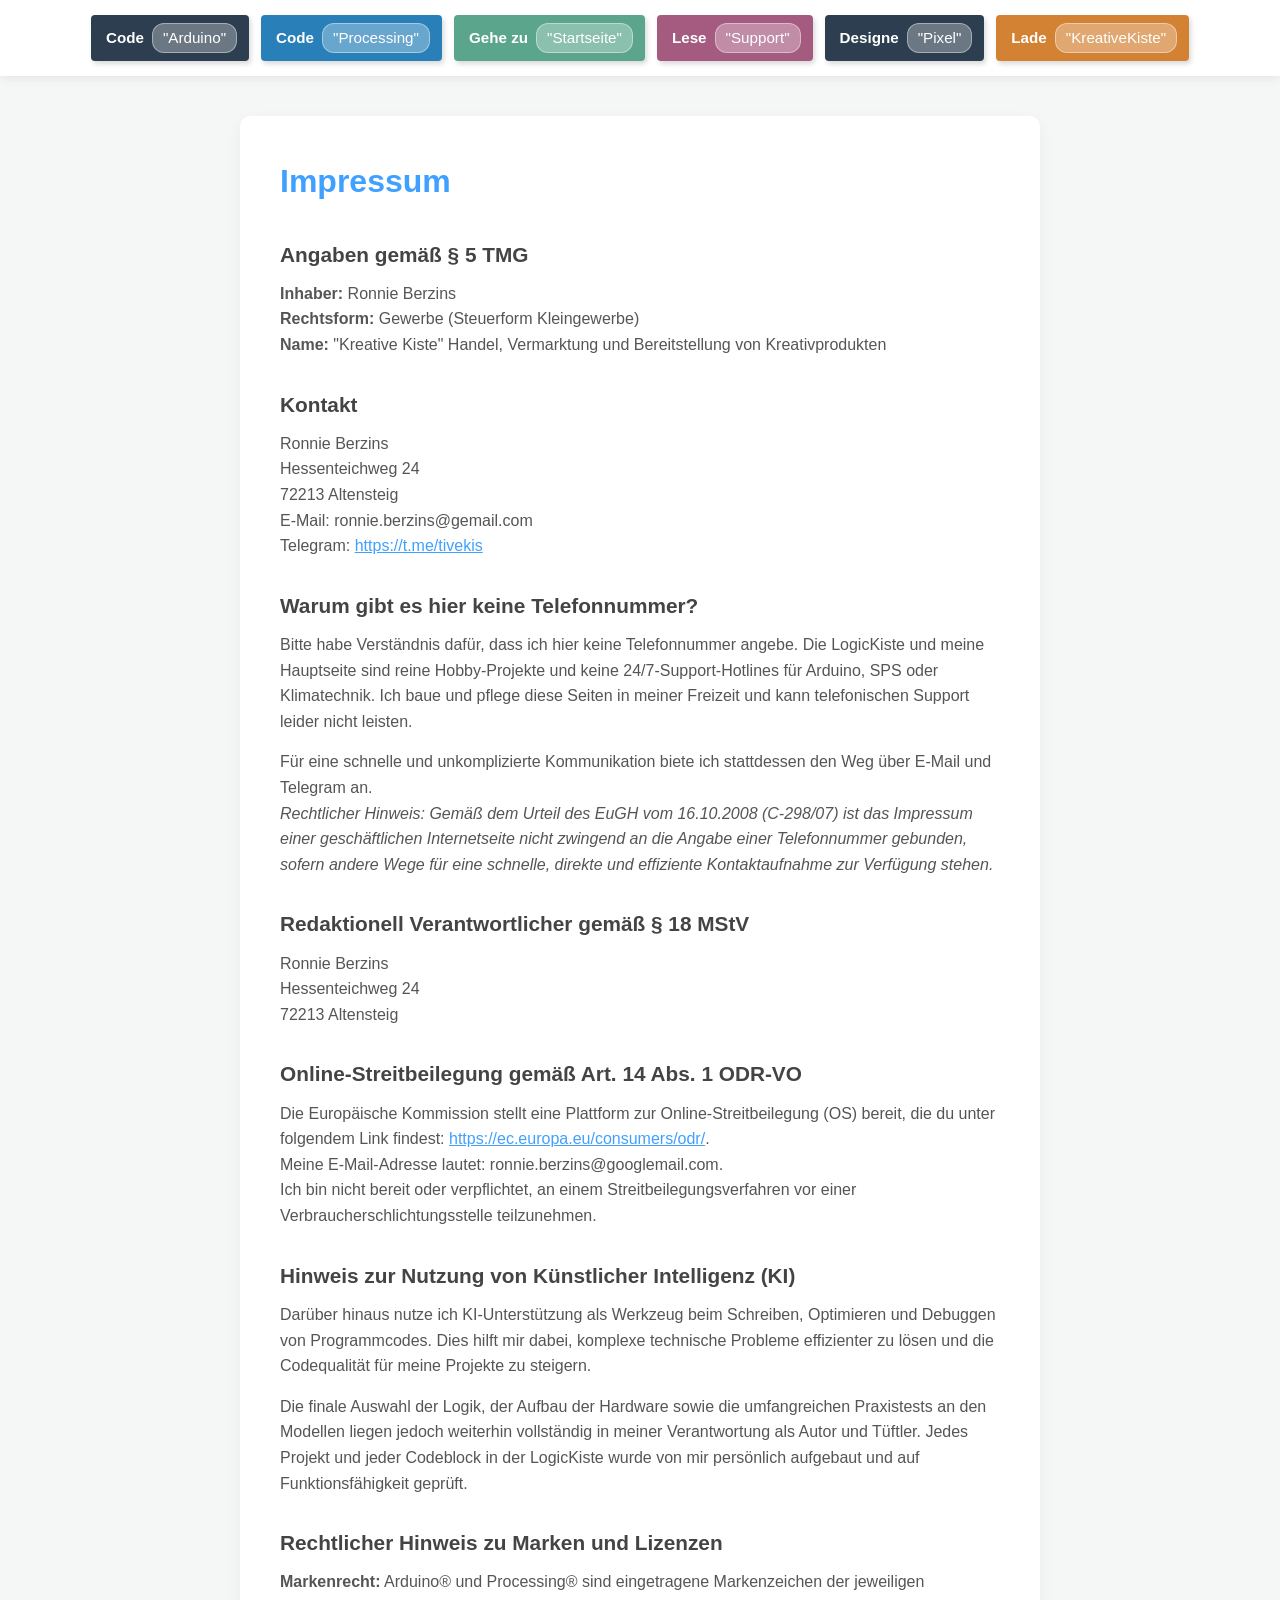
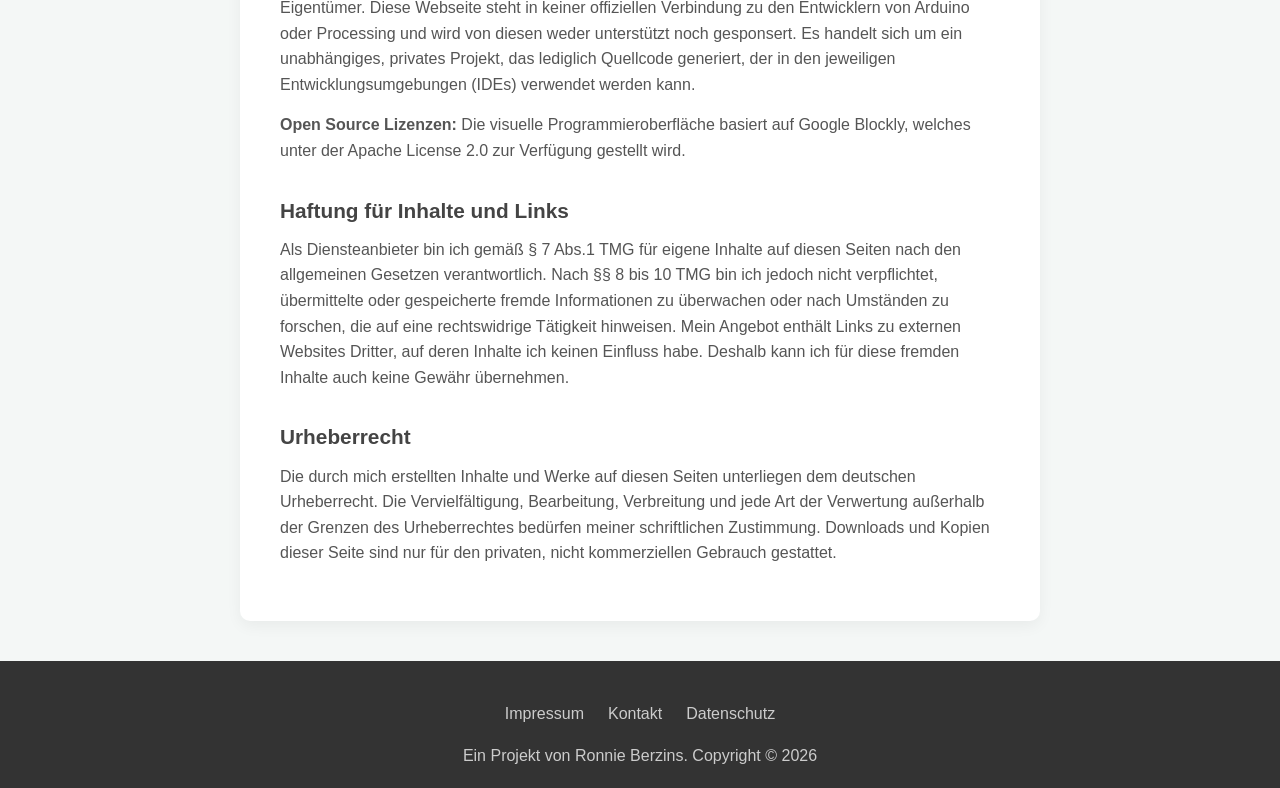
<file: impressum.html>
<!DOCTYPE html>
<html lang="de">
<head>
  <meta charset="UTF-8">
  <meta name="viewport" content="width=device-width, initial-scale=1.0">
  <title>Impressum – LogicKiste</title>
  
  <link rel="stylesheet" href="./style.css">

  <style>
    .legal-content {
      max-width: 800px;
      margin: 40px auto;
      padding: 40px;
      background-color: #fff;
      border-radius: 10px;
      box-shadow: 0 5px 15px rgba(0,0,0,0.05);
    }
    .legal-content h1 {
      margin-bottom: 30px;
      color: var(--color-mathe);
    }
    .legal-content h2 {
      margin-top: 30px;
      margin-bottom: 10px;
      font-size: 1.3rem;
      color: #444;
    }
    .legal-content p {
      margin-bottom: 15px;
      color: #555;
    }
    .legal-content a {
      color: var(--color-mathe);
      text-decoration: underline;
    }
  </style>
</head>

<body>
  <header>
    <nav>
      <ul class="block-menu">
        <li>
          <a href="./app/index.html" class="menu-block block-dark">
            Code <span class="value-field">"Arduino"</span>
          </a>
        </li>
        
        <li>
          <a href="./processing/index.html" class="menu-block" style="background-color: #2980b9; color: white; font-weight: bold;">
            Code <span class="value-field">"Processing"</span>
          </a>
        </li>
        
        <li>
          <a href="./index.html" class="menu-block block-green">
            Gehe zu <span class="value-field">"Startseite"</span>
          </a>
        </li>
        <li>
        <a href="./support.html" class="menu-block block-purple">
          Lese <span class="value-field">"Support"</span>
        </a>
        </li>
        <li>
          <a href="./pixel/index.html" class="menu-block block-dark">
            Designe <span class="value-field">"Pixel"</span>
          </a>
        </li>
        <li>
          <a href="https://kreativekiste.de" target="_blank" class="menu-block block-orange">
            Lade <span class="value-field">"KreativeKiste"</span>
          </a>
        </li>
      </ul>
    </nav>
  </header>

  <main class="legal-content">
    <h1>Impressum</h1>

    <h2>Angaben gemäß § 5 TMG</h2>
    <p>
      <strong>Inhaber:</strong> Ronnie Berzins<br>
      <strong>Rechtsform:</strong> Gewerbe (Steuerform Kleingewerbe)<br>
      <strong>Name:</strong> "Kreative Kiste" Handel, Vermarktung und Bereitstellung von Kreativprodukten
    </p>

    <h2>Kontakt</h2>
    <p>
      Ronnie Berzins<br>
      Hessenteichweg 24<br>
      72213 Altensteig<br>
      E-Mail: ronnie.berzins@gemail.com<br>
      Telegram: <a href="https://t.me/tivekis" target="_blank" rel="noopener">https://t.me/tivekis</a>
    </p>

    <h2>Warum gibt es hier keine Telefonnummer?</h2>
    <p>
      Bitte habe Verständnis dafür, dass ich hier keine Telefonnummer angebe. Die LogicKiste und meine Hauptseite sind reine Hobby-Projekte und keine 24/7-Support-Hotlines für Arduino, SPS oder Klimatechnik. Ich baue und pflege diese Seiten in meiner Freizeit und kann telefonischen Support leider nicht leisten. 
    </p>
    <p>
      Für eine schnelle und unkomplizierte Kommunikation biete ich stattdessen den Weg über E-Mail und Telegram an. <br>
      <em>Rechtlicher Hinweis: Gemäß dem Urteil des EuGH vom 16.10.2008 (C-298/07) ist das Impressum einer geschäftlichen Internetseite nicht zwingend an die Angabe einer Telefonnummer gebunden, sofern andere Wege für eine schnelle, direkte und effiziente Kontaktaufnahme zur Verfügung stehen.</em>
    </p>

    <h2>Redaktionell Verantwortlicher gemäß § 18 MStV</h2>
    <p>
      Ronnie Berzins<br>
      Hessenteichweg 24<br>
      72213 Altensteig
    </p>

    <h2>Online-Streitbeilegung gemäß Art. 14 Abs. 1 ODR-VO</h2>
    <p>
      Die Europäische Kommission stellt eine Plattform zur Online-Streitbeilegung (OS) bereit, die du unter folgendem Link findest: <a href="https://ec.europa.eu/consumers/odr/" target="_blank" rel="noopener">https://ec.europa.eu/consumers/odr/</a>.<br>
      Meine E-Mail-Adresse lautet: ronnie.berzins@googlemail.com.<br>
      Ich bin nicht bereit oder verpflichtet, an einem Streitbeilegungsverfahren vor einer Verbraucherschlichtungsstelle teilzunehmen.
    </p>

    <h2>Hinweis zur Nutzung von Künstlicher Intelligenz (KI)</h2>
    <p>
      Darüber hinaus nutze ich KI-Unterstützung als Werkzeug beim Schreiben, Optimieren und Debuggen von Programmcodes. Dies hilft mir dabei, komplexe technische Probleme effizienter zu lösen und die Codequalität für meine Projekte zu steigern. 
    </p>
    <p>
      Die finale Auswahl der Logik, der Aufbau der Hardware sowie die umfangreichen Praxistests an den Modellen liegen jedoch weiterhin vollständig in meiner Verantwortung als Autor und Tüftler. Jedes Projekt und jeder Codeblock in der LogicKiste wurde von mir persönlich aufgebaut und auf Funktionsfähigkeit geprüft.
    </p>

    <h2>Rechtlicher Hinweis zu Marken und Lizenzen</h2>
    <p>
      <strong>Markenrecht:</strong> Arduino® und Processing® sind eingetragene Markenzeichen der jeweiligen Eigentümer. Diese Webseite steht in keiner offiziellen Verbindung zu den Entwicklern von Arduino oder Processing und wird von diesen weder unterstützt noch gesponsert. Es handelt sich um ein unabhängiges, privates Projekt, das lediglich Quellcode generiert, der in den jeweiligen Entwicklungsumgebungen (IDEs) verwendet werden kann.
    </p>
    <p>
      <strong>Open Source Lizenzen:</strong> Die visuelle Programmieroberfläche basiert auf Google Blockly, welches unter der Apache License 2.0 zur Verfügung gestellt wird.
    </p>

    <h2>Haftung für Inhalte und Links</h2>
    <p>
      Als Diensteanbieter bin ich gemäß § 7 Abs.1 TMG für eigene Inhalte auf diesen Seiten nach den allgemeinen Gesetzen verantwortlich. Nach §§ 8 bis 10 TMG bin ich jedoch nicht verpflichtet, übermittelte oder gespeicherte fremde Informationen zu überwachen oder nach Umständen zu forschen, die auf eine rechtswidrige Tätigkeit hinweisen. Mein Angebot enthält Links zu externen Websites Dritter, auf deren Inhalte ich keinen Einfluss habe. Deshalb kann ich für diese fremden Inhalte auch keine Gewähr übernehmen.
    </p>

    <h2>Urheberrecht</h2>
    <p>
      Die durch mich erstellten Inhalte und Werke auf diesen Seiten unterliegen dem deutschen Urheberrecht. Die Vervielfältigung, Bearbeitung, Verbreitung und jede Art der Verwertung außerhalb der Grenzen des Urheberrechtes bedürfen meiner schriftlichen Zustimmung. Downloads und Kopien dieser Seite sind nur für den privaten, nicht kommerziellen Gebrauch gestattet.
    </p>

  </main>

  <footer>
    <div class="footer-links">
      <a href="./impressum.html">Impressum</a>
      <a href="./kontakt.html">Kontakt</a>
      <a href="./datenschutz.html">Datenschutz</a>
    </div>
    <p>Ein Projekt von Ronnie Berzins. Copyright &copy; 2026</p>
  </footer>

</body>
</html>
</file>
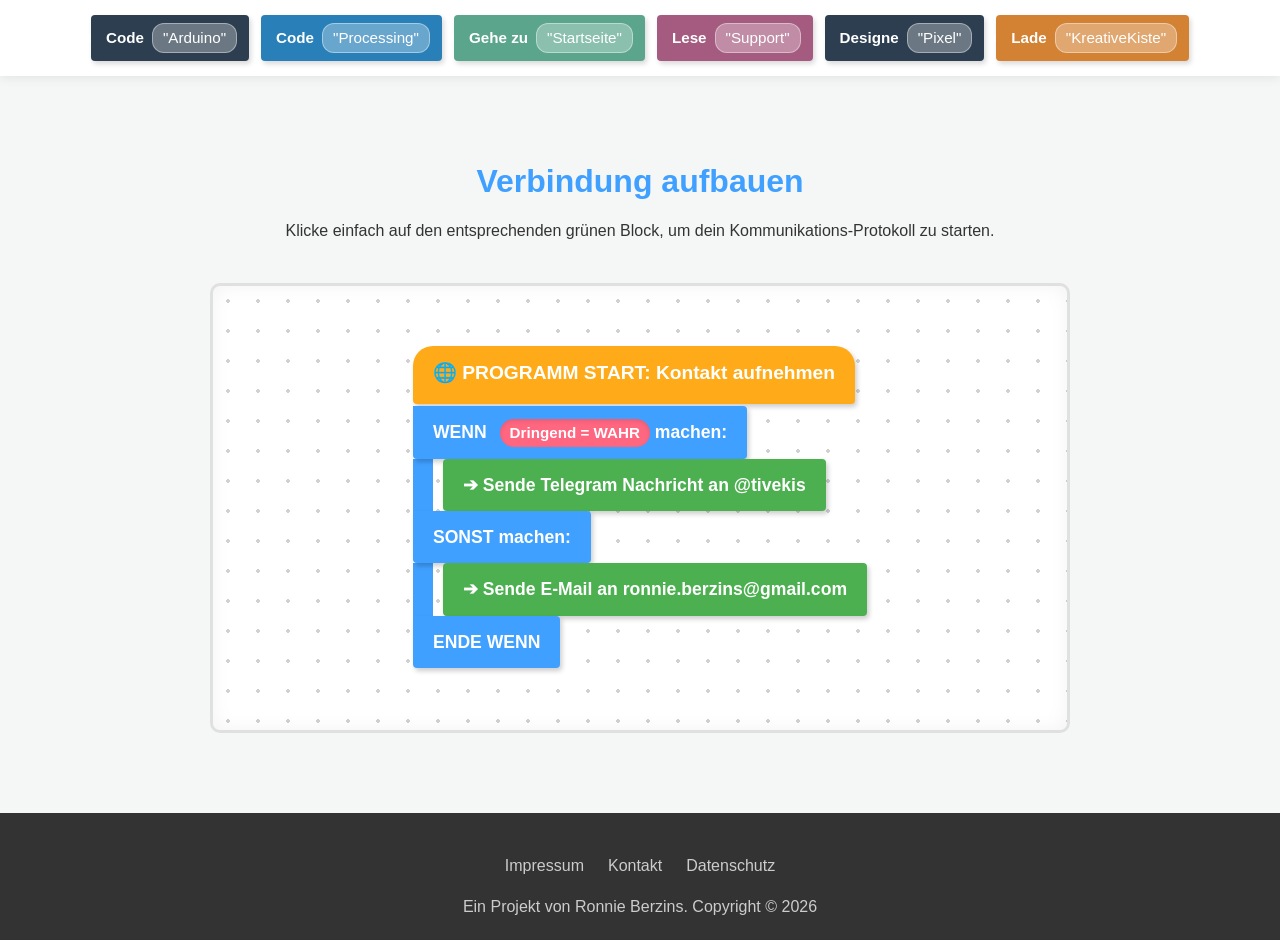
<file: kontakt.html>
<!DOCTYPE html>
<html lang="de">
<head>
  <meta charset="UTF-8">
  <meta name="viewport" content="width=device-width, initial-scale=1.0">
  <title>Kontakt – LogicKiste</title>
  
  <link rel="stylesheet" href="./style.css">

  <style>
    .contact-container {
      max-width: 900px;
      margin: 60px auto;
      padding: 20px;
    }

    .contact-intro {
      text-align: center;
      margin-bottom: 40px;
    }

    .contact-intro h1 {
      color: var(--color-mathe);
      margin-bottom: 10px;
    }

    .workspace {
      background-color: #ffffff;
      background-image: radial-gradient(#d1d1d1 2px, transparent 2px);
      background-size: 30px 30px;
      border: 3px solid #e0e0e0;
      border-radius: 10px;
      padding: 60px 40px;
      box-shadow: inset 0 0 20px rgba(0,0,0,0.05);
      display: flex;
      justify-content: center;
      overflow-x: auto;
    }

    .block-stack {
      display: flex;
      flex-direction: column;
      align-items: flex-start;
      font-family: sans-serif;
      font-size: 1.1rem;
    }

    .block {
      color: white;
      font-weight: bold;
      padding: 12px 20px;
      border-radius: 4px;
      margin-bottom: 2px;
      box-shadow: 2px 3px 5px rgba(0,0,0,0.2);
      width: fit-content;
      position: relative;
    }

    .block-hat {
      background-color: var(--color-logik);
      border-top-left-radius: 20px;
      border-top-right-radius: 20px;
      padding-bottom: 15px;
      font-size: 1.2rem;
    }

    .block-logic {
      background-color: var(--color-mathe);
      border-top-left-radius: 0;
    }

    .block-c-body {
      border-left: 20px solid var(--color-mathe);
      padding-left: 10px;
      margin-top: -2px;
      margin-bottom: -2px;
      display: flex;
      flex-direction: column;
      gap: 2px;
    }

    .block-action {
      background-color: #4CAF50;
      text-decoration: none;
      transition: transform 0.2s, filter 0.2s;
      cursor: pointer;
      display: inline-block;
    }

    .block-action:hover {
      transform: scale(1.02) translateX(5px);
      filter: brightness(1.1);
      box-shadow: 3px 5px 10px rgba(0,0,0,0.3);
    }

    .block-value {
      background-color: var(--color-zeit);
      display: inline-flex;
      align-items: center;
      padding: 2px 10px;
      border-radius: 15px;
      margin-left: 8px;
      font-size: 0.95rem;
      box-shadow: inset 0 2px 4px rgba(0,0,0,0.1);
    }
  </style>
</head>

<body>
  <header>
    <nav>
      <ul class="block-menu">
        <li>
          <a href="./app/index.html" class="menu-block block-dark">
            Code <span class="value-field">"Arduino"</span>
          </a>
        </li>
        
        <li>
          <a href="./processing/index.html" class="menu-block" style="background-color: #2980b9; color: #1e1e1e; font-weight: bold;">
            Code <span class="value-field">"Processing"</span>
          </a>
        </li>
        
        <li>
          <a href="./index.html" class="menu-block block-green">
            Gehe zu <span class="value-field">"Startseite"</span>
          </a>
        </li>
        <li>
        <a href="./support.html" class="menu-block block-purple">
          Lese <span class="value-field">"Support"</span>
        </a>
        </li>
        <li>
          <a href="./pixel/index.html" class="menu-block block-dark">
            Designe <span class="value-field">"Pixel"</span>
          </a>
        </li>
        <li>
          <a href="https://kreativekiste.de" target="_blank" class="menu-block block-orange">
            Lade <span class="value-field">"KreativeKiste"</span>
          </a>
        </li>
      </ul>
    </nav>
  </header>


  <main class="contact-container">
    
    <div class="contact-intro">
      <h1>Verbindung aufbauen</h1>
      <p>Klicke einfach auf den entsprechenden grünen Block, um dein Kommunikations-Protokoll zu starten.</p>
    </div>

    <div class="workspace">
      <div class="block-stack">
        
        <div class="block block-hat">
          🌐 PROGRAMM START: Kontakt aufnehmen
        </div>
        
        <div class="block block-logic">
          WENN <span class="block-value">Dringend = WAHR</span> machen:
        </div>
        <div class="block-c-body">
          <a href="https://t.me/tivekis" target="_blank" class="block block-action">
            ➔ Sende Telegram Nachricht an @tivekis
          </a>
        </div>
        
        <div class="block block-logic">
          SONST machen:
        </div>
        <div class="block-c-body">
          <a href="mailto:ronnie.berzins@gmail.com" class="block block-action">
            ➔ Sende E-Mail an ronnie.berzins@gmail.com
          </a>
        </div>
        
        <div class="block block-logic" style="border-bottom-left-radius: 4px;">
          ENDE WENN
        </div>

      </div>
    </div>

  </main>

  <footer>
    <div class="footer-links">
      <a href="./impressum.html">Impressum</a>
	  <a href="./kontakt.html">Kontakt</a>
      <a href="./datenschutz.html">Datenschutz</a>
    </div>
    <p>Ein Projekt von Ronnie Berzins. Copyright &copy; 2026</p>
  </footer>

</body>
</html>
</file>
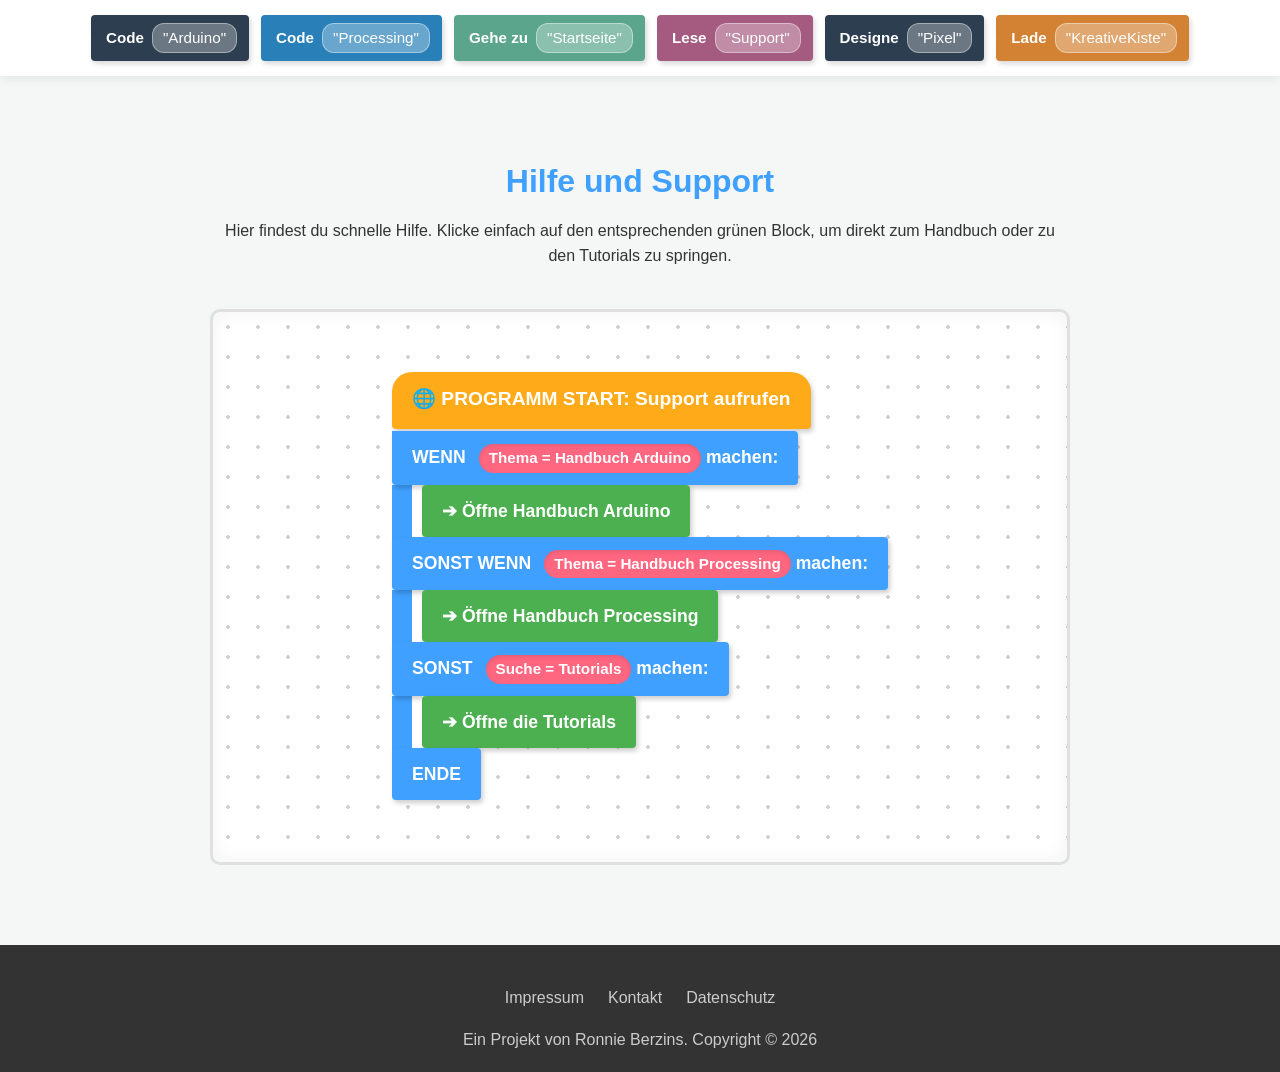
<file: support.html>
<!DOCTYPE html>
<html lang="de">
<head>
  <meta charset="UTF-8">
  <meta name="viewport" content="width=device-width, initial-scale=1.0">
  <title>Support – LogicKiste</title>
  
  <link rel="stylesheet" href="./style.css">

  <style>
    .support-container {
      max-width: 900px;
      margin: 60px auto;
      padding: 20px;
    }

    .support-intro {
      text-align: center;
      margin-bottom: 40px;
    }

    .support-intro h1 {
      color: var(--color-mathe);
      margin-bottom: 10px;
    }

    .workspace {
      background-color: #ffffff;
      background-image: radial-gradient(#d1d1d1 2px, transparent 2px);
      background-size: 30px 30px;
      border: 3px solid #e0e0e0;
      border-radius: 10px;
      padding: 60px 40px;
      box-shadow: inset 0 0 20px rgba(0,0,0,0.05);
      display: flex;
      justify-content: center;
      overflow-x: auto;
    }

    .block-stack {
      display: flex;
      flex-direction: column;
      align-items: flex-start;
      font-family: sans-serif;
      font-size: 1.1rem;
    }

    .block {
      color: white;
      font-weight: bold;
      padding: 12px 20px;
      border-radius: 4px;
      margin-bottom: 2px;
      box-shadow: 2px 3px 5px rgba(0,0,0,0.2);
      width: fit-content;
      position: relative;
    }

    .block-hat {
      background-color: var(--color-logik);
      border-top-left-radius: 20px;
      border-top-right-radius: 20px;
      padding-bottom: 15px;
      font-size: 1.2rem;
    }

    .block-logic {
      background-color: var(--color-mathe);
      border-top-left-radius: 0;
    }

    .block-c-body {
      border-left: 20px solid var(--color-mathe);
      padding-left: 10px;
      margin-top: -2px;
      margin-bottom: -2px;
      display: flex;
      flex-direction: column;
      gap: 2px;
    }

    .block-action {
      background-color: #4CAF50;
      text-decoration: none;
      transition: transform 0.2s, filter 0.2s;
      cursor: pointer;
      display: inline-block;
    }

    .block-action:hover {
      transform: scale(1.02) translateX(5px);
      filter: brightness(1.1);
      box-shadow: 3px 5px 10px rgba(0,0,0,0.3);
    }

    .block-value {
      background-color: var(--color-zeit);
      display: inline-flex;
      align-items: center;
      padding: 2px 10px;
      border-radius: 15px;
      margin-left: 8px;
      font-size: 0.95rem;
      box-shadow: inset 0 2px 4px rgba(0,0,0,0.1);
    }
  </style>
</head>

<body>
  <header>
    <nav>
      <ul class="block-menu">
        <li>
          <a href="./app/index.html" class="menu-block block-dark">
            Code <span class="value-field">"Arduino"</span>
          </a>
        </li>
        
        <li>
          <a href="./processing/index.html" class="menu-block" style="background-color: #2980b9; color: white; font-weight: bold;">
            Code <span class="value-field">"Processing"</span>
          </a>
        </li>
        
        <li>
          <a href="./index.html" class="menu-block block-green">
            Gehe zu <span class="value-field">"Startseite"</span>
          </a>
        </li>
        <li>
        <a href="./support.html" class="menu-block block-purple">
          Lese <span class="value-field">"Support"</span>
        </a>
        </li>
        <li>
          <a href="./pixel/index.html" class="menu-block block-dark">
            Designe <span class="value-field">"Pixel"</span>
          </a>
        </li>
        <li>
          <a href="https://kreativekiste.de" target="_blank" class="menu-block block-orange">
            Lade <span class="value-field">"KreativeKiste"</span>
          </a>
        </li>
      </ul>
    </nav>
  </header>


  <main class="support-container">
    
    <div class="support-intro">
      <h1>Hilfe und Support</h1>
      <p>Hier findest du schnelle Hilfe. Klicke einfach auf den entsprechenden grünen Block, um direkt zum Handbuch oder zu den Tutorials zu springen.</p>
    </div>

    <div class="workspace">
      <div class="block-stack">
        
        <div class="block block-hat">
          🌐 PROGRAMM START: Support aufrufen
        </div>
        
        <div class="block block-logic">
          WENN <span class="block-value">Thema = Handbuch Arduino</span> machen:
        </div>
        <div class="block-c-body">
          <a href="https://www.kreativekiste.de/handbuch-blockly" target="_blank" class="block block-action">
            ➔ Öffne Handbuch Arduino
          </a>
        </div>
        
        <div class="block block-logic">
          SONST WENN <span class="block-value">Thema = Handbuch Processing</span> machen:
        </div>
        <div class="block-c-body">
          <a href="https://www.kreativekiste.de/processingkiste-handbuch-blockly-fuer-processing-app" target="_blank" class="block block-action">
            ➔ Öffne Handbuch Processing
          </a>
        </div>
        
        <div class="block block-logic">
          SONST <span class="block-value">Suche = Tutorials</span> machen:
        </div>
        <div class="block-c-body">
          <a href="https://www.kreativekiste.de/tutorials-blockly" target="_blank" class="block block-action">
            ➔ Öffne die Tutorials
          </a>
        </div>
        
        <div class="block block-logic" style="border-bottom-left-radius: 4px;">
          ENDE
        </div>

      </div>
    </div>

  </main>

  <footer>
    <div class="footer-links">
      <a href="./impressum.html">Impressum</a>
      <a href="./kontakt.html">Kontakt</a>
      <a href="./datenschutz.html">Datenschutz</a>
    </div>
    <p>Ein Projekt von Ronnie Berzins. Copyright &copy; 2026</p>
  </footer>

</body>
</html>
</file>
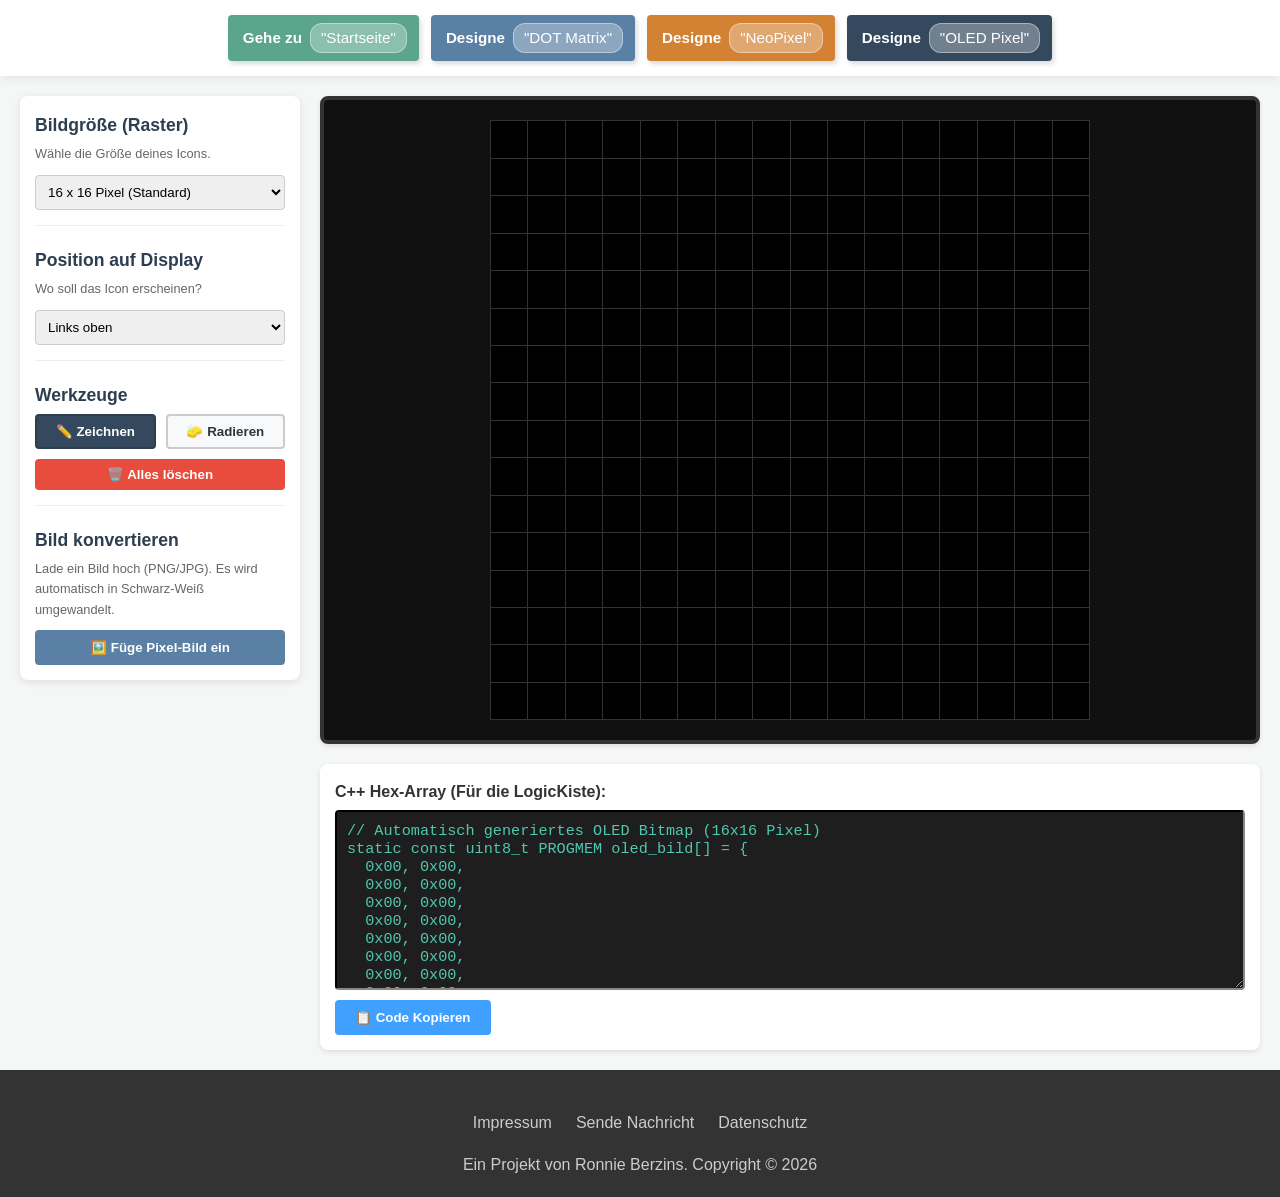
<file: oled/oled.html>
<!DOCTYPE html>
<html lang="de">
<head>
    <meta charset="UTF-8">
    <meta name="viewport" content="width=device-width, initial-scale=1.0">
    <title>OLED Pixel Designer | LogicKiste</title>
    <link rel="stylesheet" href="../style.css">
    <link rel="stylesheet" href="./oled.css">
</head>
<body>

<header>
    <nav>
        <ul class="block-menu">
            <li>
                <a href="../index.html" class="menu-block block-green">
                    Gehe zu <span class="value-field">"Startseite"</span>
                </a>
            </li>
            <li>
                <a href="../pixel/index.html" class="menu-block block-blue">
                    Designe <span class="value-field">"DOT Matrix"</span>
                </a>
            </li>
            <li>
                <a href="../neo/index.html" class="menu-block block-orange">
                    Designe <span class="value-field">"NeoPixel"</span>
                </a>
            </li>
            <li>
                <a href="#" class="menu-block block-oled">
                    Designe <span class="value-field">"OLED Pixel"</span>
                </a>
            </li>
        </ul>
    </nav>
</header>

<div class="main-container">
    <aside class="controls">
        <div class="control-group">
            <h3>Bildgröße (Raster)</h3>
            <p class="description-text">Wähle die Größe deines Icons.</p>
            <select id="grid-size" class="full-width-select">
                <option value="8">8 x 8 Pixel (Mini Icon)</option>
                <option value="16" selected>16 x 16 Pixel (Standard)</option>
                <option value="32">32 x 32 Pixel (Großes Logo)</option>
                <option value="128x64">128 x 64 Pixel (Vollbild)</option>
            </select>
        </div>

        <div class="control-group">
            <h3>Position auf Display</h3>
            <p class="description-text">Wo soll das Icon erscheinen?</p>
            <select id="image-position" class="full-width-select">
                <option value="top-left" selected>Links oben</option>
                <option value="top-right">Rechts oben</option>
                <option value="bottom-left">Links unten</option>
                <option value="bottom-right">Rechts unten</option>
                <option value="center">Mitte zentriert</option>
                <option value="top-center">Oben Mitte</option>
            </select>
        </div>

        <div class="control-group">
            <h3>Werkzeuge</h3>
            <div class="color-tools">
                <button id="btn-draw" class="btn-tool">✏️ Zeichnen</button>
                <button id="btn-erase" class="btn-tool">🧽 Radieren</button>
            </div>
            <button class="btn-clear" onclick="clearCanvas()">🗑️ Alles löschen</button>
        </div>

        <div class="control-group">
            <h3>Bild konvertieren</h3>
            <p class="description-text">Lade ein Bild hoch (PNG/JPG). Es wird automatisch in Schwarz-Weiß umgewandelt.</p>
            <input type="file" id="image-upload" accept="image/png, image/jpeg" style="display: none;">
            <button class="btn-upload" onclick="document.getElementById('image-upload').click()">🖼️ Füge Pixel-Bild ein</button>
        </div>
    </aside>

    <main class="editor-area">
        <div class="canvas-wrapper">
            <div id="canvas" class="pixel-canvas">
                </div>
        </div>

        <div class="output-area">
            <label class="output-label">C++ Hex-Array (Für die LogicKiste):</label>
            <div class="copy-wrapper">
                <textarea id="output-string" readonly placeholder="// Dein Code erscheint hier..."></textarea>
                <button class="btn-copy" onclick="copyToClipboard()">📋 Code Kopieren</button>
            </div>
        </div>
    </main>
</div>

<footer>
    <div class="footer-links">
        <a href="../impressum.html">Impressum</a>
        <a href="../kontakt.html">Sende Nachricht</a>
        <a href="../datenschutz.html">Datenschutz</a>
    </div>
    <p>Ein Projekt von Ronnie Berzins. Copyright &copy; 2026</p>
</footer>

<script src="oled.js?v=2"></script>
</body>
</html>
</file>
<file: style.css>
/* ==========================================================================
   LogicKiste - Hauptdesign (style.css)
   ========================================================================== */

/* --- Globale Styles (Farben & Reset) --- */
:root {
  --color-mathe: #40a0ff; 
  --color-logik: #ffab19; 
  --color-zeit: #FF6680;  
  --color-bg-light: #f4f7f6;
  --color-text-dark: #333;
  --color-text-light: #fff;
}

* {
  margin: 0;
  padding: 0;
  box-sizing: border-box;
  font-family: 'Segoe UI', Tahoma, Geneva, Verdana, sans-serif;
}

body {
  background-color: var(--color-bg-light);
  color: var(--color-text-dark);
  line-height: 1.6;
}

a {
  text-decoration: none;
  color: inherit;
}

/* --- Header & Navigation (Nur noch Blöcke, perfekt mittig) --- */
header {
  background-color: var(--color-text-light);
  padding: 15px 5%; 
  box-shadow: 0 2px 10px rgba(0,0,0,0.08);
  position: sticky;
  top: 0;
  z-index: 1000;
  display: flex;
  justify-content: center; 
  align-items: center;     
}

/* --- DAS BLOCK-MENÜ --- */
nav ul {
  list-style: none;
  display: flex;
  align-items: center; 
  gap: 12px;
  flex-wrap: wrap; 
  justify-content: center; 
}

.menu-block {
  display: inline-flex;
  align-items: center;
  padding: 8px 12px 8px 15px;
  border-radius: 4px;
  color: white !important;
  font-weight: bold;
  font-size: 0.95rem;
  box-shadow: 2px 3px 5px rgba(0,0,0,0.15);
  transition: transform 0.2s, filter 0.2s;
  position: relative;
}

/* Die kleine Puzzle-Nase links */
.menu-block::before {
  content: "";
  position: absolute;
  left: -5px;
  top: 50%;
  transform: translateY(-50%);
  border-top: 5px solid transparent;
  border-bottom: 5px solid transparent;
  border-right: 5px solid rgba(255,255,255,0.5);
}

.menu-block:hover {
  transform: translateY(-3px);
  filter: brightness(1.1);
}

/* Das "Eingabefeld" im Block */
.menu-block span.value-field {
  background-color: rgba(255, 255, 255, 0.3);
  padding: 2px 10px;
  border-radius: 12px;
  margin-left: 8px;
  font-weight: normal;
  border: 1px solid rgba(255,255,255,0.4);
}

/* Der bunte Verlauf für das Wort "Logic" im neuen Hauptblock */
.brand-gradient {
  background-image: linear-gradient(to right, var(--color-mathe), var(--color-logik));
  -webkit-background-clip: text;
  background-clip: text;
  color: transparent;
  font-weight: bold;
}

/* Die Blockly-Farben für das Menü */
.block-dark   { background-color: #2c3e50; } /* Haupt-Editor-Block (Dunkelblau/Grau) */
.block-green  { background-color: #5ba58c; } /* Startseite */
.block-purple { background-color: #a55b80; } /* Handbuch */
.block-blue   { background-color: #5b80a5; } /* Kontakt */
.block-orange { background-color: #d38133; } /* KreativeKiste */
.block-oled   { background-color: #34495e; } /* NEU: OLED Pixel */


/* --- Hero-Bereich --- */
.hero {
  padding: 80px 5%;
  text-align: center;
  background-image: linear-gradient(to bottom, #fff 0%, var(--color-bg-light) 100%);
}

.hero h1 {
  font-size: 3rem;
  line-height: 1.2;
  margin-bottom: 1rem;
  color: #222;
}

.hero p {
  font-size: 1.2rem;
  max-width: 700px;
  margin: 0 auto 2rem auto;
  color: #666;
}

.cta-button {
  display: inline-block;
  padding: 15px 30px;
  background-color: var(--color-mathe);
  color: var(--color-text-light);
  font-size: 1.2rem;
  font-weight: bold;
  border-radius: 30px;
  transition: background-color 0.3s, transform 0.2s;
  box-shadow: 0 4px 15px rgba(64, 160, 255, 0.3);
}

.cta-button:hover {
  background-color: #3385ff;
  transform: translateY(-2px);
}

/* --- Features-Bereich --- */
.features {
  padding: 80px 5%;
  background-color: #fff;
}

.section-title {
  text-align: center;
  font-size: 2.5rem;
  margin-bottom: 3rem;
}

.feature-grid {
  display: grid;
  grid-template-columns: repeat(auto-fit, minmax(250px, 1fr));
  gap: 2rem;
}

.feature-card {
  background-color: var(--color-bg-light);
  padding: 2rem;
  border-radius: 10px;
  text-align: center;
  transition: transform 0.3s, box-shadow 0.3s;
}

.feature-card:hover {
  transform: translateY(-5px);
  box-shadow: 0 5px 20px rgba(0,0,0,0.05);
}

.feature-icon {
  font-size: 3rem;
  margin-bottom: 1rem;
}

.feature-card h2 {
  font-size: 1.5rem;
  margin-bottom: 0.5rem;
}

/* --- Mobile-Warnung --- */
.mobile-warning {
  display: none; 
  background-color: #ffcccc;
  color: #990000;
  padding: 10px;
  text-align: center;
  border-bottom: 2px solid #990000;
  position: sticky;
  top: 0;
  z-index: 1001;
}

/* --- Footer --- */
footer {
  background-color: #333;
  color: #ccc;
  padding: 40px 5% 20px 5%;
  text-align: center;
}

.footer-links {
  display: flex;
  justify-content: center;
  gap: 1.5rem;
  margin-bottom: 1rem;
}

.footer-links a:hover {
  color: #fff;
}

/* --- Media Queries (Smartphones) --- */
@media (max-width: 768px) {
  .mobile-warning {
    display: block; 
  }
  
  .hero {
    padding: 50px 5%;
  }

  .hero h1 {
    font-size: 2rem;
  }
  
  nav ul {
    flex-direction: column;
    gap: 5px;
    width: 100%;
  }
  
  .menu-block {
    width: 100%;
    justify-content: space-between; 
  }
}
</file>
<file: neo/neo.css>
.main-container {
    display: flex;
    padding: 20px;
    gap: 20px;
    max-width: 1400px;
    margin: 0 auto;
    align-items: flex-start;
}

.controls {
    width: 260px;
    background: #fff;
    padding: 15px;
    border-radius: 8px;
    box-shadow: 0 2px 8px rgba(0,0,0,0.1);
}

.control-group label {
    display: block;
    font-size: 0.85em;
    font-weight: bold;
    margin-top: 10px;
    margin-bottom: 3px;
}

.control-group select, .control-group input {
    width: 100%;
    padding: 6px;
    border: 1px solid #ccc;
    border-radius: 4px;
}

.input-row { display: flex; align-items: center; gap: 5px; }
.input-row input { width: 60px; }

/* Das Gitter */
.grid-scroll-container {
    background: #333;
    padding: 20px;
    border-radius: 8px;
    overflow: auto;
    max-height: 600px;
    border: 4px solid #444;
}

.pixel-grid {
    display: grid;
    gap: 2px;
    margin: 0 auto;
}

.pixel-dot {
    width: 20px;
    height: 20px;
    background: #555;
    border-radius: 50%;
    cursor: crosshair;
    border: 1px solid #222;
    transition: transform 0.1s;
}

.pixel-dot:hover { transform: scale(1.2); background: #777; }

/* Werkzeuge & Output wie gehabt */
.color-tools { display: flex; gap: 10px; margin-top: 10px; }
#colorPicker { width: 50px; height: 40px; border: none; cursor: pointer; }
.btn-tool { flex-grow: 1; border-radius: 4px; font-weight: bold; cursor: pointer; border: 2px solid #ccc; }
.eraser-active { background: #e74c3c; color: white; border-color: #c0392b; }

#output-string {
    width: 100%;
    background: #222;
    color: #00ff00;
    font-family: 'Consolas', monospace;
    padding: 10px;
    border-radius: 4px;
    border: none;
    margin-top: 10px;
}
</file>
<file: pixel/pixel.css>
/* Spezifische Styles für den Pixel-Designer */

.main-container {
    display: flex;
    padding: 20px;
    gap: 20px;
    max-width: 1200px;
    margin: 0 auto;
}

.controls {
    width: 280px;
    background: #fff;
    padding: 15px;
    border-radius: 8px;
    box-shadow: 0 2px 5px rgba(0,0,0,0.1);
}

.control-group {
    margin-bottom: 20px;
    border-bottom: 1px solid #eee;
    padding-bottom: 10px;
}

.btn-add {
    width: 100%;
    padding: 10px;
    margin-bottom: 8px;
    background: var(--color-mathe);
    color: white;
    border: none;
    border-radius: 4px;
    cursor: pointer;
    font-weight: bold;
    transition: 0.2s;
}

.btn-add:hover { background: #2b8ce6; }

/* Deaktivierte Buttons (wenn Wartebereich voll ist) */
.btn-add:disabled {
    background: #cccccc !important;
    color: #888888;
    cursor: not-allowed;
}

.btn-clear {
    width: 100%;
    padding: 8px;
    background: #e74c3c;
    color: white;
    border: none;
    border-radius: 4px;
    cursor: pointer;
    font-weight: bold;
}

/* NEU: Der Wartebereich (Spawn Area) */
.spawn-container {
    min-height: 120px;
    border: 2px dashed #d9534f;
    border-radius: 8px;
    background: #ffebeb;
    display: flex;
    justify-content: center;
    align-items: center;
    padding: 10px;
    position: relative;
}

.pixel-canvas {
    width: 800px;
    height: 600px;
    background: #ddd;
    background-image: radial-gradient(#bbb 1px, transparent 1px);
    background-size: 20px 20px; /* Snap-Grid Größe */
    position: relative;
    border-radius: 8px;
    overflow: hidden; /* Verhindert, dass Blöcke über den Rand geschoben werden */
}

/* Wrapper hält 1 oder 4 Matrizen zusammen */
.module-wrapper {
    position: absolute;
    display: flex;
    gap: 2px;
    cursor: grab;
    background: #444;
    padding: 2px;
    border: 2px solid #555;
    border-radius: 4px;
    box-shadow: 0 4px 10px rgba(0,0,0,0.3);
}

.module-wrapper:active {
    cursor: grabbing;
}

/* Ein einzelnes 8x8 Modul innerhalb des Wrappers */
.matrix-block {
    position: relative;
    background: #222;
    display: grid;
    grid-template-columns: repeat(8, 12px);
    grid-template-rows: repeat(8, 12px);
    gap: 2px;
    padding: 4px;
    user-select: none;
}

.matrix-block::after {
    content: "DIN";
    position: absolute;
    top: -15px;
    left: 2px;
    font-size: 10px;
    color: #ffab19;
    font-weight: bold;
}

/* NEU: Die großen Hintergrund-Zahlen */
.bg-number {
    position: absolute;
    top: 50%;
    left: 50%;
    transform: translate(-50%, -50%);
    font-size: 4rem;
    font-weight: bold;
    color: rgba(255, 255, 255, 0.15);
    z-index: 0;
    pointer-events: none; /* Klicks gehen durch die Zahl hindurch auf die Pixel */
}

.pixel-dot {
    width: 12px;
    height: 12px;
    background: #444;
    border-radius: 50%;
    cursor: pointer;
    z-index: 1; /* Über der Hintergrund-Zahl */
    position: relative;
}

.pixel-dot:hover {
    background: #666;
}

.pixel-dot.active {
    background: #ff0000;
    box-shadow: 0 0 5px #ff0000;
}

.output-area {
    margin-top: 20px;
    background: #fff;
    padding: 15px;
    border-radius: 8px;
    box-shadow: 0 2px 5px rgba(0,0,0,0.1);
}

.copy-wrapper {
    display: flex;
    gap: 10px;
    margin-top: 5px;
}

#output-string {
    flex-grow: 1;
    padding: 8px;
    border: 1px solid #ccc;
    border-radius: 4px;
    font-family: monospace;
    font-size: 1.1em;
}
</file>
<file: processing/css/style.css>
body { font-family: sans-serif; display: flex; flex-direction: column; height: 100vh; margin: 0; }
header { background: #2c3e50; color: #ecf0f1; padding: 15px; display: flex; justify-content: space-between; align-items: center; border-bottom: 3px solid #1abc9c; }
#main { display: flex; flex: 1; overflow: hidden; }
#blocklyDiv { flex: 2; border-right: 2px solid #ccc; transition: all 0.3s ease; }
#codeExport { flex: 1; background: #1e1e1e; color: #d4d4d4; padding: 20px; overflow-y: auto; white-space: pre-wrap; font-family: 'Consolas', monospace; font-size: 14px; display: block; transition: all 0.3s ease; }
.title { font-weight: bold; font-size: 1.3em; }

/* Styles für die Buttons */
.header-controls { display: flex; gap: 10px; align-items: center; }
.btn { 
    background: #1abc9c; color: white; border: none; padding: 8px 15px; 
    border-radius: 4px; cursor: pointer; font-weight: bold; font-size: 14px; transition: background 0.2s;
}
.btn:hover { background: #16a085; }
.btn-load { background: #e67e22; display: inline-block; }
.btn-load:hover { background: #d35400; }
.btn-upload { background: #8e44ad; min-width: 110px; }
.btn-upload:hover { background: #6c3483; }
.btn-upload:disabled { background: #555; cursor: wait; }

/* UI Toggles & Action Buttons */
.btn-ui { background: #34495e; }
.btn-ui:hover { background: #2c3e50; border: 1px solid #1abc9c; margin: -1px; }
.btn-action { background: #3498db; }
.btn-action:hover { background: #2980b9; }

/* Unsichtbares Raster (Toggle-Klasse) */
.hide-grid .blocklyMainBackground { fill: #ffffff !important; }
.hide-grid .blocklyGrid { display: none !important; }
</file>
<file: oled/oled.css>
/* ==========================================================================
   LogicKiste - OLED Pixel Designer (oled.css)
   ========================================================================== */

/* --- Spezielle Menü-Farbe für das OLED (Schwarz/Weiß Thema) --- */
.block-oled { 
    background-color: #34495e; 
}

.main-container {
    display: flex;
    padding: 20px;
    gap: 20px;
    max-width: 1400px;
    margin: 0 auto;
    align-items: flex-start;
}

/* --- Linke Seitenleiste (Werkzeuge) --- */
.controls {
    width: 280px;
    background: #fff;
    padding: 15px;
    border-radius: 8px;
    box-shadow: 0 2px 8px rgba(0,0,0,0.1);
    flex-shrink: 0;
}

.control-group {
    margin-bottom: 20px;
    border-bottom: 1px solid #eee;
    padding-bottom: 15px;
}

.control-group:last-child {
    border-bottom: none;
    margin-bottom: 0;
    padding-bottom: 0;
}

.control-group h3 {
    font-size: 1.1rem;
    margin-bottom: 5px;
    color: #2c3e50;
}

.description-text {
    font-size: 0.8rem;
    color: #666;
    margin-bottom: 10px;
}

.full-width-select {
    width: 100%;
    padding: 8px;
    border-radius: 4px;
    border: 1px solid #ccc;
}

/* --- Buttons --- */
.color-tools {
    display: flex;
    gap: 10px;
    margin-bottom: 10px;
}

.btn-tool {
    flex-grow: 1;
    padding: 8px;
    cursor: pointer;
    font-weight: bold;
    background: #f8f9fa;
    border: 2px solid #ccc;
    color: #333;
    border-radius: 4px;
    transition: all 0.2s;
}

.btn-tool:hover {
    background: #e9ecef;
}

/* Der aktuell ausgewählte Button (Zeichnen oder Radieren) */
.btn-tool.active {
    background: #34495e;
    color: white;
    border-color: #2c3e50;
}

.btn-clear {
    width: 100%;
    padding: 8px;
    background: #e74c3c;
    color: white;
    border: none;
    border-radius: 4px;
    cursor: pointer;
    font-weight: bold;
}

.btn-upload {
    width: 100%;
    padding: 10px;
    background: #5b80a5;
    color: white;
    border: none;
    border-radius: 4px;
    cursor: pointer;
    font-weight: bold;
}

/* --- Editor Bereich Rechts --- */
.editor-area {
    flex-grow: 1;
    display: flex;
    flex-direction: column;
    gap: 20px;
}

/* --- Zeichenfläche (Canvas) --- */
.canvas-wrapper {
    background: #111; /* Dunkler Hintergrund für echtes OLED Feeling */
    padding: 20px;
    border-radius: 8px;
    box-shadow: 0 2px 5px rgba(0,0,0,0.1);
    overflow: auto;
    border: 4px solid #333;
    display: flex;
    justify-content: center;
    align-items: center;
    min-height: 400px;
}

/* Das Gitter, das die Pixel hält */
.pixel-canvas {
    width: 100%;
    max-width: 600px; /* Verhindert, dass das Raster riesig wird */
    display: grid;
    gap: 1px; /* Minimaler Abstand wie bei einem echten Display */
    background-color: #333; /* Gitterlinien-Farbe */
    border: 1px solid #333;
    margin: 0 auto;
}

/* Ein einzelner OLED Pixel (Ausgeschaltet) */
.pixel-dot {
    background: #000; /* Schwarz = Aus */
    cursor: crosshair;
    transition: background-color 0.1s;
    aspect-ratio: 1 / 1; /* WICHTIG: Macht perfekte Quadrate! */
}

.pixel-dot:hover {
    background: #222; /* Leichter grauer Hover-Effekt zur Orientierung */
}

/* Ein einzelner OLED Pixel (Eingeschaltet) */
.pixel-dot.active {
    background: #e0f7fa; /* Leicht bläuliches Weiß für den klassischen OLED-Look */
    box-shadow: 0 0 5px rgba(224, 247, 250, 0.6); /* Leichter Glow-Effekt */
}

/* --- Code Ausgabe --- */
.output-area {
    background: #fff;
    padding: 15px;
    border-radius: 8px;
    box-shadow: 0 2px 5px rgba(0,0,0,0.1);
}

.output-label {
    font-weight: bold;
    margin-bottom: 5px;
    display: block;
}

.copy-wrapper {
    display: flex;
    flex-direction: column;
    gap: 10px;
}

#output-string {
    width: 100%;
    height: 180px;
    padding: 10px;
    background: #1e1e1e;
    color: #4ec9b0; /* Ein schönes Coding-Grün */
    font-family: 'Consolas', 'Monaco', monospace;
    font-size: 0.95rem;
    border-radius: 4px;
    border: 2px inset #333;
    resize: vertical;
}

.btn-copy {
    align-self: flex-start;
    padding: 10px 20px;
    background: var(--color-mathe);
    color: white;
    border: none;
    border-radius: 4px;
    cursor: pointer;
    font-weight: bold;
}
</file>
